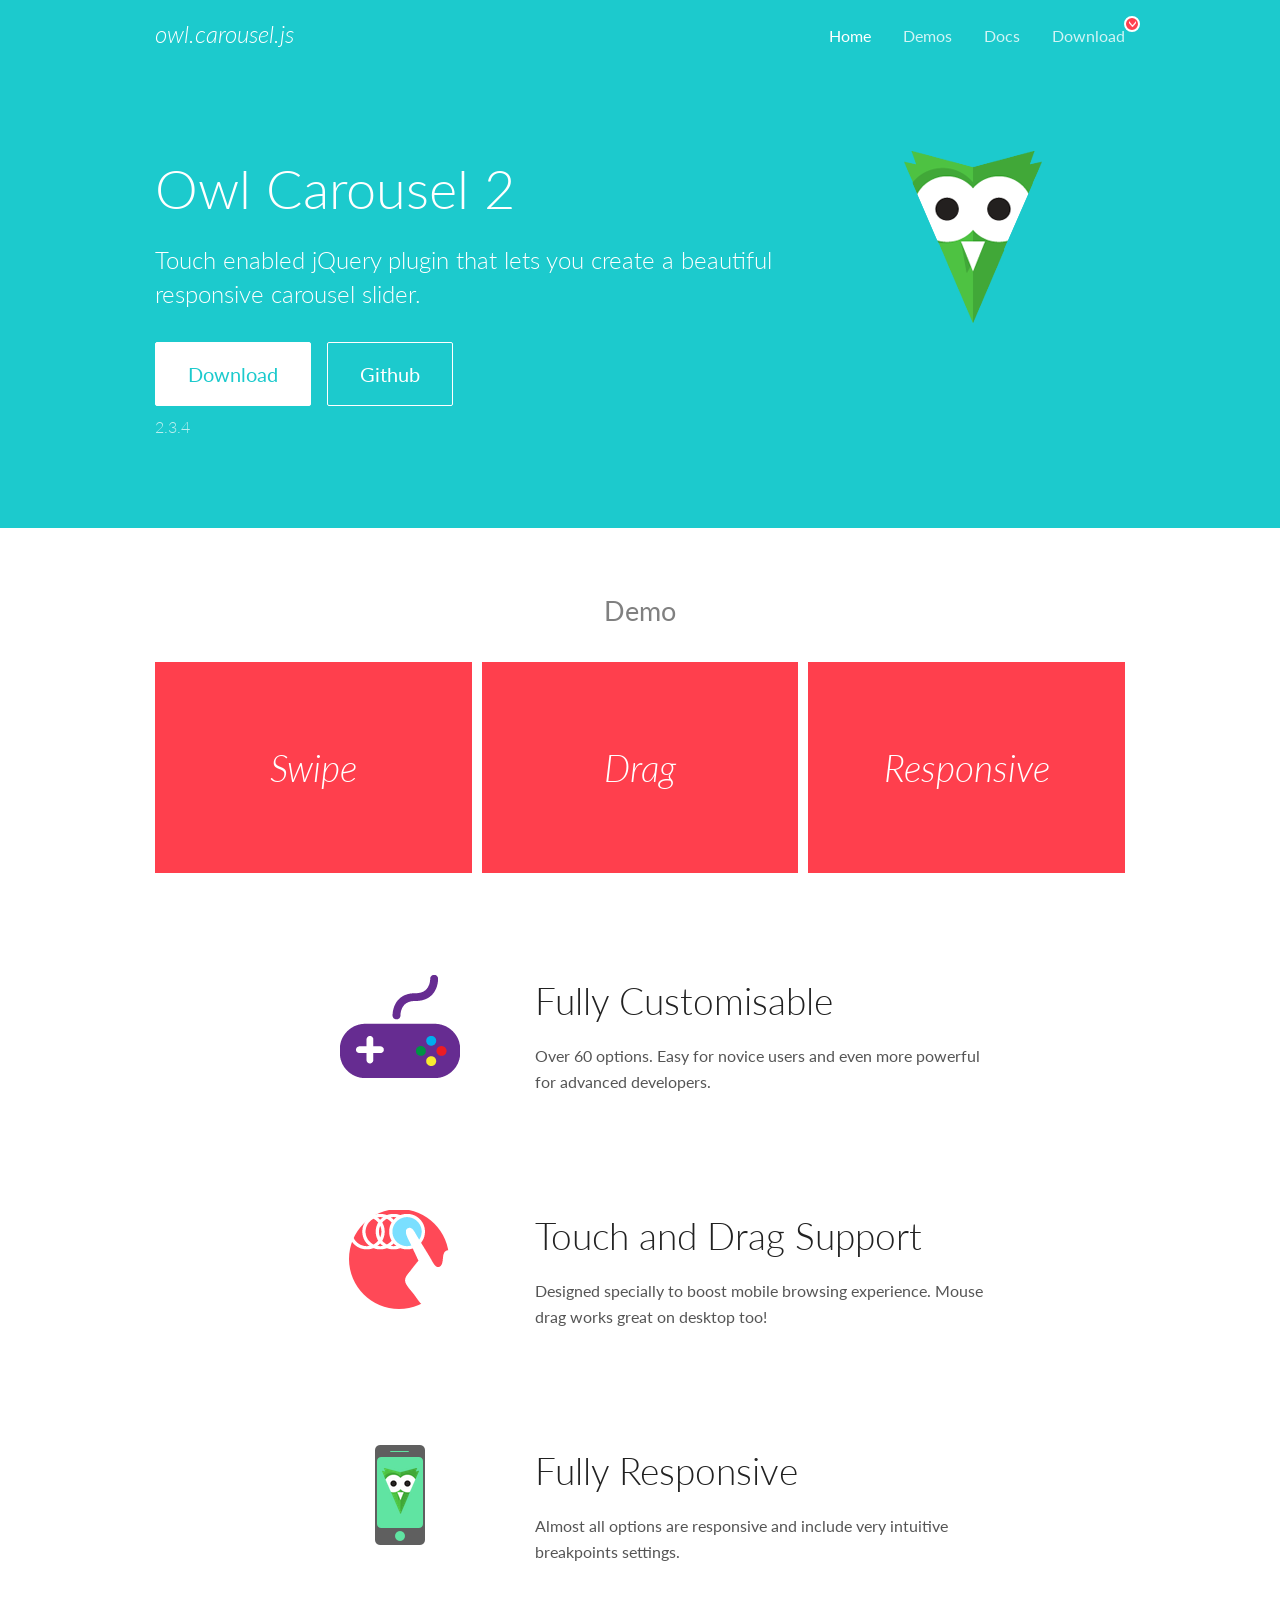
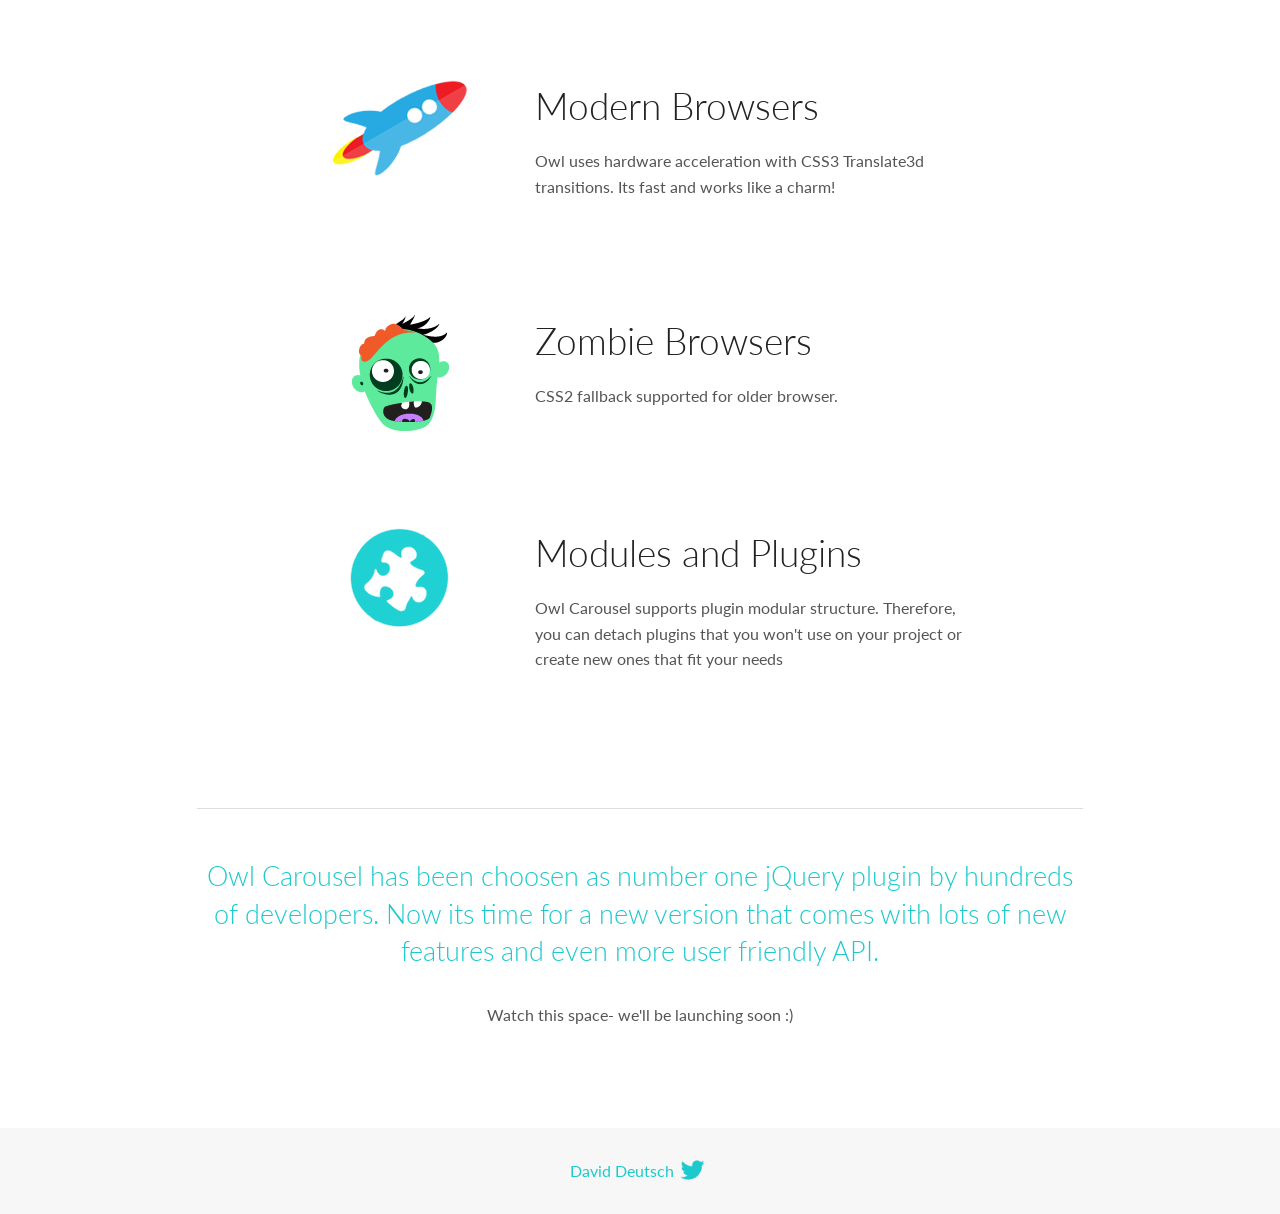
<file: owlcarousel/docs/index.html>
<!DOCTYPE html>
<html lang="en">
  <head>

    <!-- head -->
    <meta charset="utf-8">
    <meta name="msapplication-tap-highlight" content="no" />
    <meta name="viewport" content="width=device-width, initial-scale=1.0" />
    <meta name="description" content="Touch enabled jQuery plugin that lets you create beautiful responsive carousel slider.">
    <meta name="author" content="David Deutsch">
    <title>
      Home | Owl Carousel | 2.3.4
    </title>

    <!-- Stylesheets -->
    <link href='https://fonts.googleapis.com/css?family=Lato:300,400,700,400italic,300italic' rel='stylesheet' type='text/css'>
    <link rel="stylesheet" href="assets/css/docs.theme.min.css">

    <!-- Owl Stylesheets -->
    <link rel="stylesheet" href="assets/owlcarousel/assets/owl.carousel.min.css">
    <link rel="stylesheet" href="assets/owlcarousel/assets/owl.theme.default.min.css">

    <!-- HTML5 shim and Respond.js IE8 support of HTML5 elements and media queries -->

    <!--[if lt IE 9]>
      <script src="https://oss.maxcdn.com/libs/html5shiv/3.7.0/html5shiv.js"></script>
      <script src="https://oss.maxcdn.com/libs/respond.js/1.3.0/respond.min.js"></script>
    <![endif]-->

    <!-- Favicons -->
    <link rel="apple-touch-icon-precomposed" sizes="144x144" href="assets/ico/apple-touch-icon-144-precomposed.png">
    <link rel="shortcut icon" href="assets/ico/favicon.png">
    <link rel="shortcut icon" href="favicon.ico">

    <!-- Yeah i know js should not be in header. Its required for demos.-->

    <!-- javascript -->
    <script src="assets/vendors/jquery.min.js"></script>
    <script src="assets/owlcarousel/owl.carousel.js"></script>
  </head>
  <body>

    <!-- header -->
    <header class="header">
      <div class="row">
        <div class="large-12 columns">
          <div class="brand left">
            <h3>
              <a href="/OwlCarousel2/">owl.carousel.js</a> 
            </h3>
          </div>
          <a id="toggle-nav" class="right">
            <span></span> <span></span> <span></span> 
          </a> 
          <div class="nav-bar">
            <ul class="clearfix">
              <li class="active">
                <a href="/OwlCarousel2/index.html">Home</a> 
              </li>
              <li> <a href="/OwlCarousel2/demos/demos.html">Demos</a>  </li>
              <li> <a href="/OwlCarousel2/docs/started-welcome.html">Docs</a>  </li>
              <li>
                <a href="https://github.com/OwlCarousel2/OwlCarousel2/archive/2.3.4.zip">Download</a> 
                <span class="download"></span> 
              </li>
            </ul>
          </div>
        </div>
      </div>
    </header>

    <!-- home panel -->
    <section id="hero">
      <div class="row">
        <div class="large-8 medium-8 columns">
          <h1>Owl Carousel 2</h1>
          <h4>Touch enabled jQuery plugin that lets you create a beautiful responsive carousel slider.</h4>
          <a href="https://github.com/OwlCarousel2/OwlCarousel2/archive/2.3.4.zip" class="hero-button">Download</a> 
          <a href="https://github.com/OwlCarousel2/OwlCarousel2" class="hero-button outline">Github</a> 
          <p>2.3.4</p>
        </div>
        <div class="large-4 medium-4 columns">
          <img class="owl-logo" src="assets/img/owl-logo.png" alt="mr. Owl">
        </div>
      </div>
    </section>

    <!-- body -->
    <div class="home-demo">
      <div class="row">
        <div class="large-12 columns">
          <h3>Demo</h3>
          <div class="owl-carousel">
            <div class="item">
              <h2>Swipe</h2>
            </div>
            <div class="item">
              <h2>Drag</h2>
            </div>
            <div class="item">
              <h2>Responsive</h2>
            </div>
            <div class="item">
              <h2>CSS3</h2>
            </div>
            <div class="item">
              <h2>Fast</h2>
            </div>
            <div class="item">
              <h2>Easy</h2>
            </div>
            <div class="item">
              <h2>Free</h2>
            </div>
            <div class="item">
              <h2>Upgradable</h2>
            </div>
            <div class="item">
              <h2>Tons of options</h2>
            </div>
            <div class="item">
              <h2>Infinity</h2>
            </div>
            <div class="item">
              <h2>Auto Width</h2>
            </div>
          </div>
        </div>
      </div>
    </div>
    <script>
      var owl = $('.owl-carousel');
      owl.owlCarousel({
        margin: 10,
        loop: true,
        responsive: {
          0: {
            items: 1
          },
          600: {
            items: 2
          },
          1000: {
            items: 3
          }
        }
      })
    </script>

    <!-- features -->
    <div id="features">
      <div class="row">
        <div class="small-12 medium-9 small-centered columns">
          <section class="row feature">
            <div class="medium-4 small-12 columns">
              <img src="assets/img/feature-options.png" alt="">
            </div>
            <div class="medium-8 small-12 columns">
              <h2>Fully Customisable</h2>
              <p>Over 60 options. Easy for novice users and even more powerful for advanced developers.</p>
            </div>
          </section>
          <section class="row feature">
            <div class="medium-4 small-12 columns">
              <img src="assets/img/feature-drag.png" alt="">
            </div>
            <div class="medium-8 small-12 columns">
              <h2>Touch and Drag Support</h2>
              <p>Designed specially to boost mobile browsing experience. Mouse drag works great on desktop too!</p>
            </div>
          </section>
          <section class="row feature">
            <div class="medium-4 small-12 columns">
              <img src="assets/img/feature-responsive.png" alt="">
            </div>
            <div class="medium-8 small-12 columns">
              <h2>Fully Responsive</h2>
              <p>Almost all options are responsive and include very intuitive breakpoints settings.</p>
            </div>
          </section>
          <section class="row feature">
            <div class="medium-4 small-12 columns">
              <img src="assets/img/feature-modern.png" alt="">
            </div>
            <div class="medium-8 small-12 columns">
              <h2>Modern Browsers</h2>
              <p>Owl uses hardware acceleration with CSS3 Translate3d transitions. Its fast and works like a charm! </p>
            </div>
          </section>
          <section class="row feature">
            <div class="medium-4 small-12 columns">
              <img src="assets/img/feature-zombie.png" alt="">
            </div>
            <div class="medium-8 small-12 columns">
              <h2>Zombie Browsers</h2>
              <p>CSS2 fallback supported for older browser.</p>
            </div>
          </section>
          <section class="row feature">
            <div class="medium-4 small-12 columns">
              <img src="assets/img/feature-module.png" alt="">
            </div>
            <div class="medium-8 small-12 columns">
              <h2>Modules and Plugins</h2>
              <p>Owl Carousel supports plugin modular structure. Therefore, you can detach plugins that you won&#x27;t use on your project or create new ones that fit your needs</p>
            </div>
          </section>
        </div>
      </div>
    </div>

    <!-- footer -->
    <section id="teaser-text">
      <div class="row">
        <div class="small-12 medium-11 small-centered columns">
          <hr>
          <h3 id="owl-carousel-has-been-choosen-as-number-one-jquery-plugin-by-hundreds-of-developers-now-its-time-for-a-new-version-that-comes-with-lots-of-new-features-and-even-more-user-friendly-api-">Owl Carousel has been choosen as number one jQuery plugin by hundreds of developers. Now its time for a new version that comes with lots of new features and even more user friendly API.</h3>
          <p>Watch this space- we&#39;ll be launching soon :)</p>
        </div>
      </div>
    </section>

    <!-- footer -->
    <footer class="footer">
      <div class="row">
        <div class="large-12 columns">
          <h5>
            <a href="/OwlCarousel2/docs/support-contact.html">David Deutsch</a> 
            <a id="custom-tweet-button" href="https://twitter.com/share?url=https://github.com/OwlCarousel2/OwlCarousel2&text=Owl Carousel - This is so awesome! " target="_blank"></a> 
          </h5>
        </div>
      </div>
    </footer>

    <!-- vendors -->
    <script src="assets/vendors/highlight.js"></script>
    <script src="assets/js/app.js"></script>
  </body>
</html>
</file>
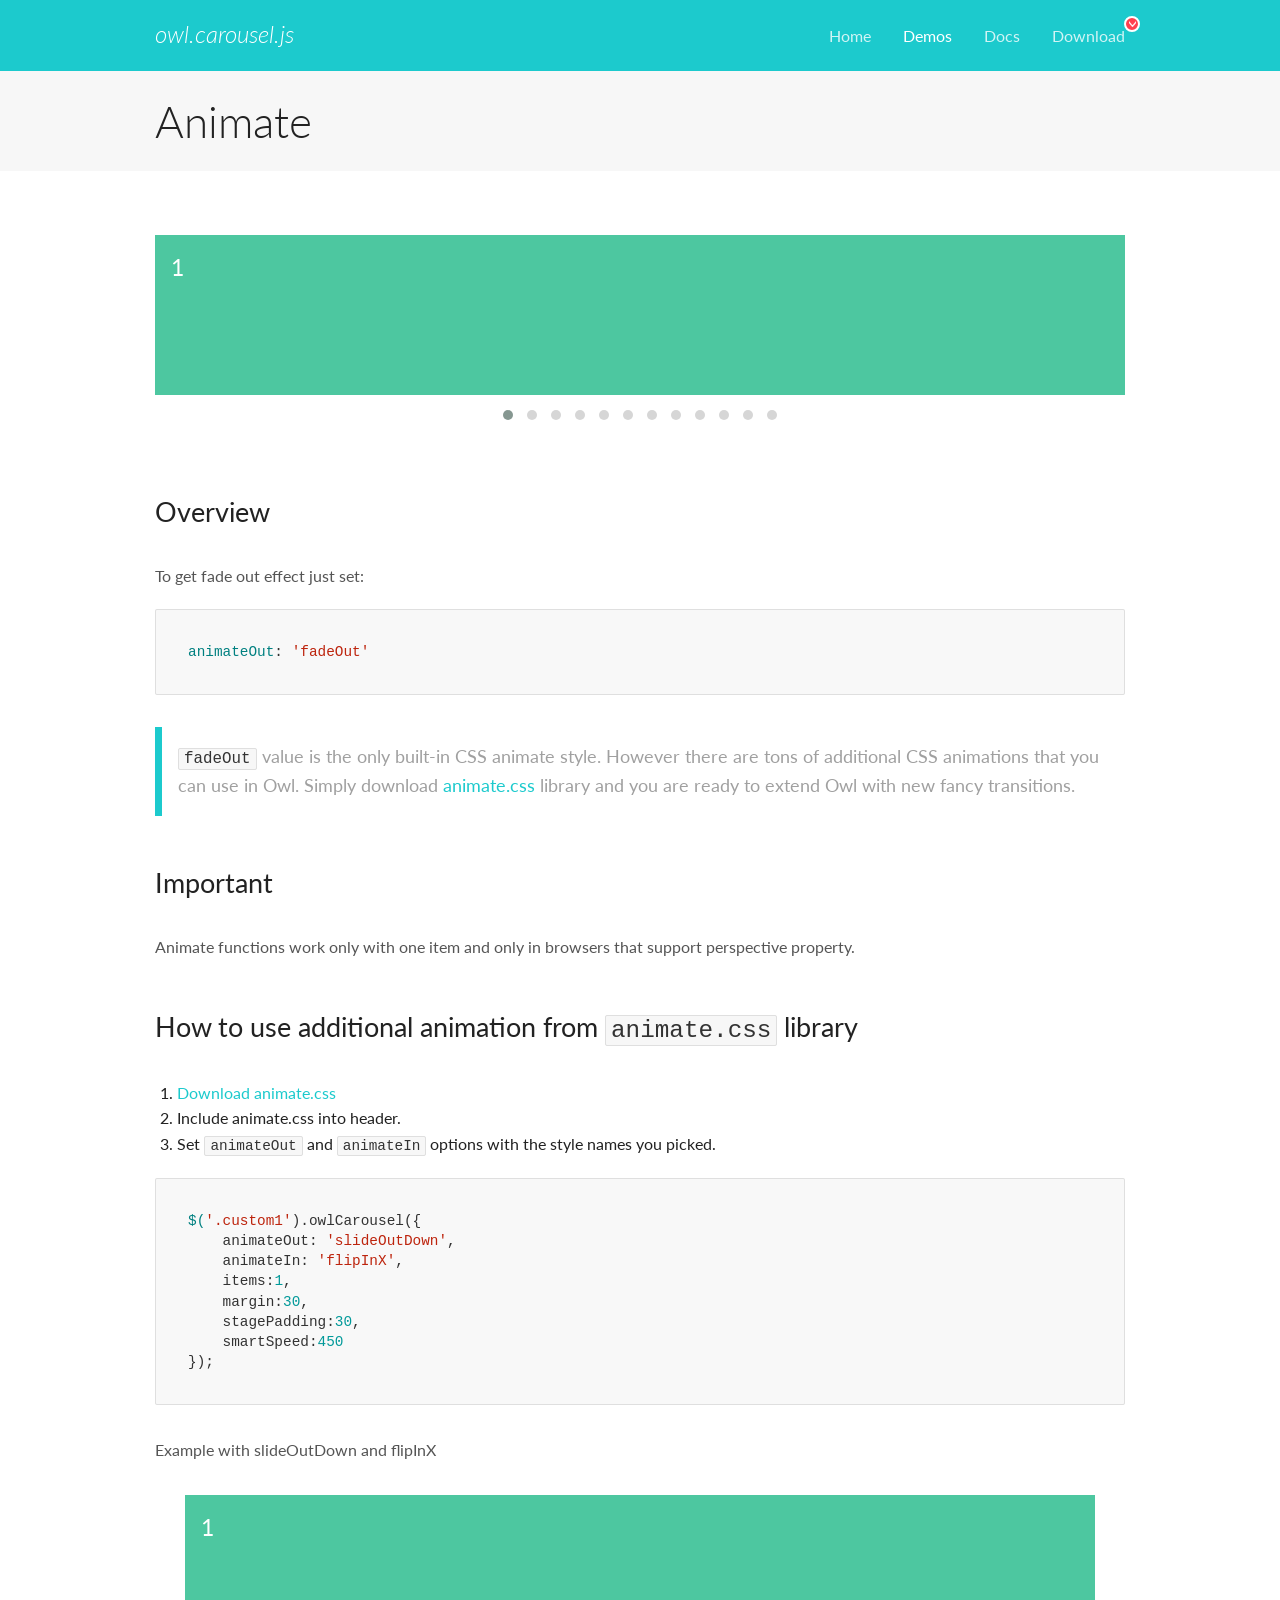
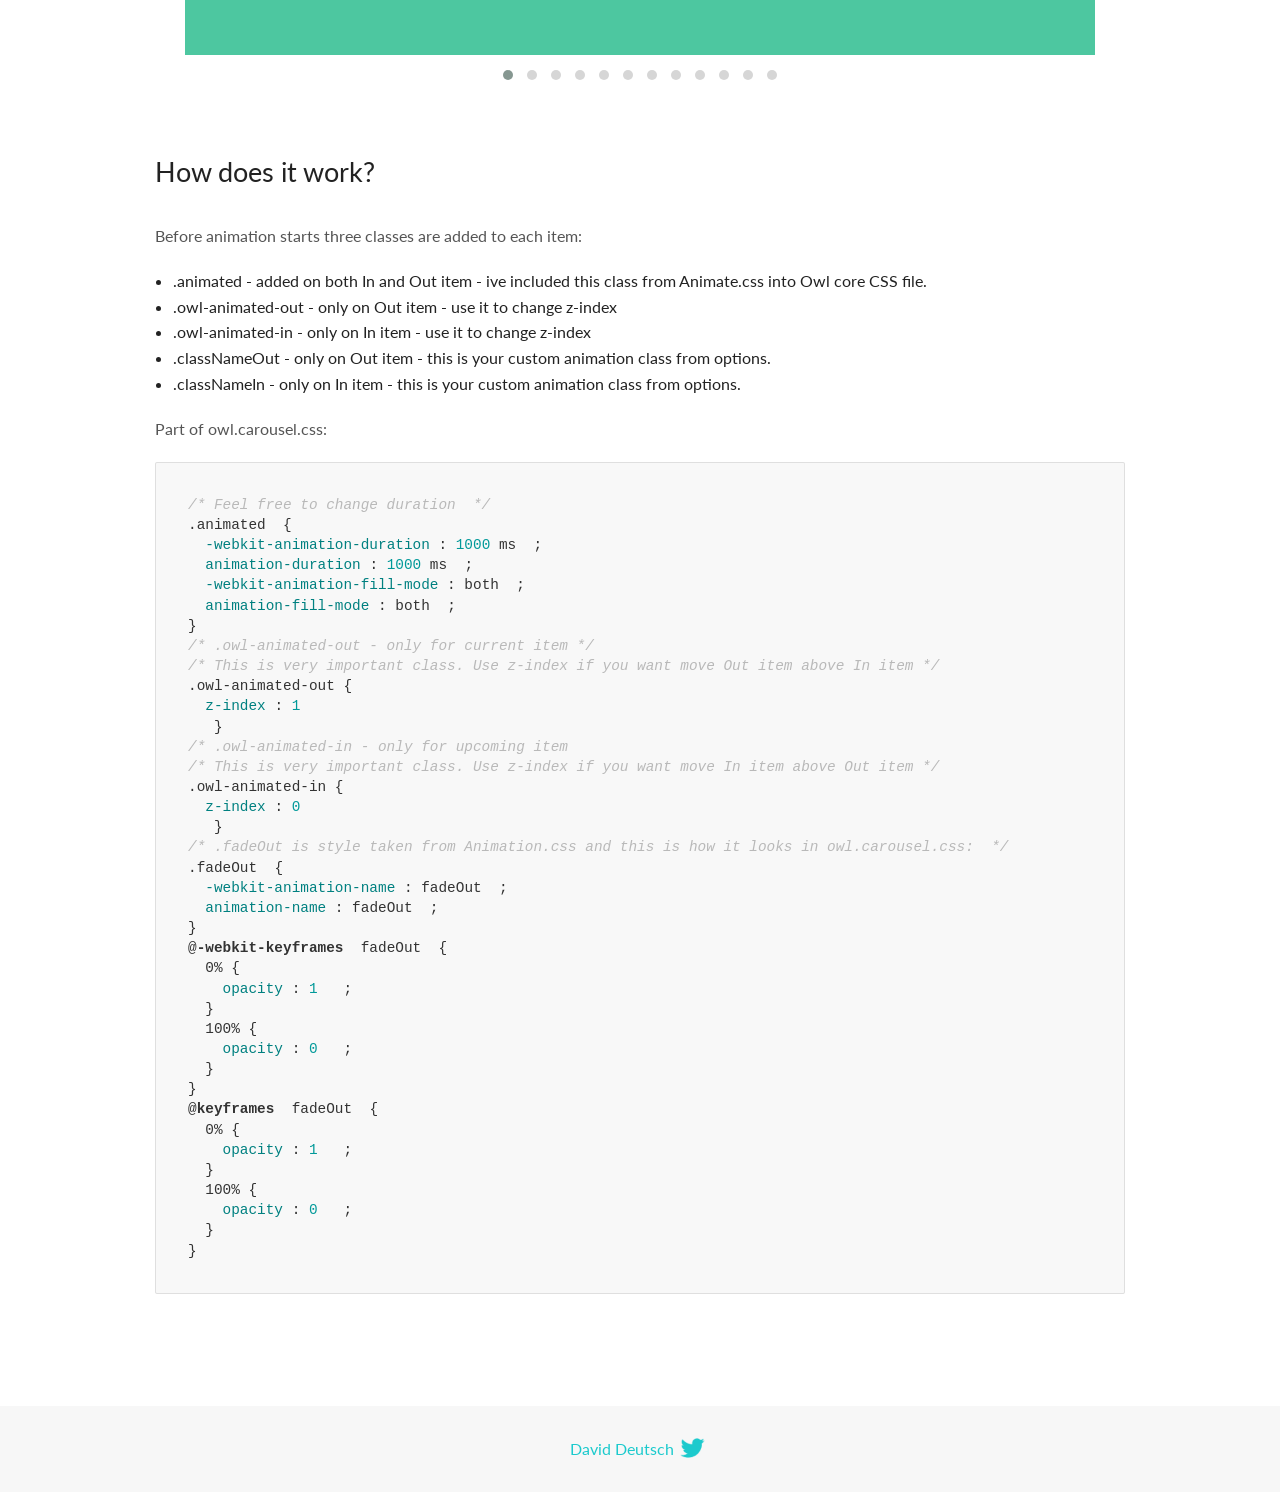
<file: owlcarousel/docs/demos/animate.html>
<!DOCTYPE html>
<html lang="en">
  <head>

    <!-- head -->
    <meta charset="utf-8">
    <meta name="msapplication-tap-highlight" content="no" />
    <meta name="viewport" content="width=device-width, initial-scale=1.0" />
    <meta name="description" content="Animate carousel">
    <meta name="author" content="David Deutsch">
    <title>
      Animate Demo | Owl Carousel | 2.3.4
    </title>

    <!-- Stylesheets -->
    <link href='https://fonts.googleapis.com/css?family=Lato:300,400,700,400italic,300italic' rel='stylesheet' type='text/css'>
    <link rel="stylesheet" href="../assets/css/docs.theme.min.css">

    <!-- Owl Stylesheets -->
    <link rel="stylesheet" href="../assets/owlcarousel/assets/owl.carousel.min.css">
    <link rel="stylesheet" href="../assets/owlcarousel/assets/owl.theme.default.min.css">

    <!-- HTML5 shim and Respond.js IE8 support of HTML5 elements and media queries -->

    <!--[if lt IE 9]>
      <script src="https://oss.maxcdn.com/libs/html5shiv/3.7.0/html5shiv.js"></script>
      <script src="https://oss.maxcdn.com/libs/respond.js/1.3.0/respond.min.js"></script>
    <![endif]-->

    <!-- Favicons -->
    <link rel="apple-touch-icon-precomposed" sizes="144x144" href="../assets/ico/apple-touch-icon-144-precomposed.png">
    <link rel="shortcut icon" href="../assets/ico/favicon.png">
    <link rel="shortcut icon" href="favicon.ico">

    <!-- Yeah i know js should not be in header. Its required for demos.-->

    <!-- javascript -->
    <script src="../assets/vendors/jquery.min.js"></script>
    <script src="../assets/owlcarousel/owl.carousel.js"></script>
  </head>
  <body>

    <!-- header -->
    <header class="header">
      <div class="row">
        <div class="large-12 columns">
          <div class="brand left">
            <h3>
              <a href="/OwlCarousel2/">owl.carousel.js</a> 
            </h3>
          </div>
          <a id="toggle-nav" class="right">
            <span></span> <span></span> <span></span> 
          </a> 
          <div class="nav-bar">
            <ul class="clearfix">
              <li> <a href="/OwlCarousel2/index.html">Home</a>  </li>
              <li class="active">
                <a href="/OwlCarousel2/demos/demos.html">Demos</a> 
              </li>
              <li> <a href="/OwlCarousel2/docs/started-welcome.html">Docs</a>  </li>
              <li>
                <a href="https://github.com/OwlCarousel2/OwlCarousel2/archive/2.3.4.zip">Download</a> 
                <span class="download"></span> 
              </li>
            </ul>
          </div>
        </div>
      </div>
    </header>

    <!-- title -->
    <section class="title">
      <div class="row">
        <div class="large-12 columns">
          <h1>Animate</h1>
        </div>
      </div>
    </section>

    <!--  Demos -->
    <section id="demos">
      <div class="row">
        <div class="large-12 columns">
          <div class="fadeOut owl-carousel owl-theme">
            <div class="item">
              <h4>1</h4>
            </div>
            <div class="item">
              <h4>2</h4>
            </div>
            <div class="item">
              <h4>3</h4>
            </div>
            <div class="item">
              <h4>4</h4>
            </div>
            <div class="item">
              <h4>5</h4>
            </div>
            <div class="item">
              <h4>6</h4>
            </div>
            <div class="item">
              <h4>7</h4>
            </div>
            <div class="item">
              <h4>8</h4>
            </div>
            <div class="item">
              <h4>9</h4>
            </div>
            <div class="item">
              <h4>10</h4>
            </div>
            <div class="item">
              <h4>11</h4>
            </div>
            <div class="item">
              <h4>12</h4>
            </div>
          </div>
          <h3 id="overview">Overview</h3>
          <p>To get fade out effect just set:</p>
          <pre><code>animateOut: &#39;fadeOut&#39;</code></pre>
          <blockquote>
            <p><code>fadeOut</code> value is the only built-in CSS animate style. However there are tons of additional CSS animations that you can use in Owl. Simply download
              <a href="https://daneden.github.io/animate.css/">animate.css</a>  library and you are ready to extend Owl with new fancy transitions.</p>
          </blockquote>
          <h3 id="important">Important</h3>
          <p>Animate functions work only with one item and only in browsers that support perspective property.</p>
          <h3 id="how-to-use-additional-animation-from-animate-css-library">How to use additional animation from <code>animate.css</code> library</h3>
          <ol>
            <li> <a href="https://daneden.github.io/animate.css/">Download animate.css</a>  </li>
            <li>Include animate.css into header.</li>
            <li>Set <code>animateOut</code> and <code>animateIn</code> options with the style names you picked.</li>
          </ol>
          <pre><code>$(&#39;.custom1&#39;).owlCarousel({
    animateOut: &#39;slideOutDown&#39;,
    animateIn: &#39;flipInX&#39;,
    items:1,
    margin:30,
    stagePadding:30,
    smartSpeed:450
});</code></pre>
          <p>Example with slideOutDown and flipInX</p>
          <div class="custom1 owl-carousel owl-theme">
            <div class="item">
              <h4>1</h4>
            </div>
            <div class="item">
              <h4>2</h4>
            </div>
            <div class="item">
              <h4>3</h4>
            </div>
            <div class="item">
              <h4>4</h4>
            </div>
            <div class="item">
              <h4>5</h4>
            </div>
            <div class="item">
              <h4>6</h4>
            </div>
            <div class="item">
              <h4>7</h4>
            </div>
            <div class="item">
              <h4>8</h4>
            </div>
            <div class="item">
              <h4>9</h4>
            </div>
            <div class="item">
              <h4>10</h4>
            </div>
            <div class="item">
              <h4>11</h4>
            </div>
            <div class="item">
              <h4>12</h4>
            </div>
          </div>
          <h3 id="how-does-it-work-">How does it work?</h3>
          <p>Before animation starts three classes are added to each item:</p>
          <ul>
            <li>.animated - added on both In and Out item - ive included this class from Animate.css into Owl core CSS file.</li>
            <li>.owl-animated-out - only on Out item - use it to change z-index</li>
            <li>.owl-animated-in - only on In item - use it to change z-index</li>
            <li>.classNameOut - only on Out item - this is your custom animation class from options.</li>
            <li>.classNameIn - only on In item - this is your custom animation class from options.</li>
          </ul>
          <p>Part of owl.carousel.css:</p>
          <pre><code class="language-css"><span class="comment">/* Feel free to change duration  */</span> 
<span class="class">.animated</span>  <span class="rules">{
  <span class="rule"><span class="attribute">-webkit-animation-duration</span> :<span class="value"> <span class="number">1000</span> ms</span> </span> ;
  <span class="rule"><span class="attribute">animation-duration</span> :<span class="value"> <span class="number">1000</span> ms</span> </span> ;
  <span class="rule"><span class="attribute">-webkit-animation-fill-mode</span> :<span class="value"> both</span> </span> ;
  <span class="rule"><span class="attribute">animation-fill-mode</span> :<span class="value"> both</span> </span> ;
<span class="rule">}</span> </span> 
<span class="comment">/* .owl-animated-out - only for current item */</span> 
<span class="comment">/* This is very important class. Use z-index if you want move Out item above In item */</span> 
<span class="class">.owl-animated-out</span> <span class="rules">{
  <span class="rule"><span class="attribute">z-index</span> :<span class="value"> <span class="number">1</span> 
</span> </span> </span> }
<span class="comment">/* .owl-animated-in - only for upcoming item
/* This is very important class. Use z-index if you want move In item above Out item */</span> 
<span class="class">.owl-animated-in</span> <span class="rules">{
  <span class="rule"><span class="attribute">z-index</span> :<span class="value"> <span class="number">0</span> 
</span> </span> </span> }
<span class="comment">/* .fadeOut is style taken from Animation.css and this is how it looks in owl.carousel.css:  */</span> 
<span class="class">.fadeOut</span>  <span class="rules">{
  <span class="rule"><span class="attribute">-webkit-animation-name</span> :<span class="value"> fadeOut</span> </span> ;
  <span class="rule"><span class="attribute">animation-name</span> :<span class="value"> fadeOut</span> </span> ;
<span class="rule">}</span> </span> 
<span class="at_rule">@<span class="keyword">-webkit-keyframes</span>  fadeOut </span> {
  0% <span class="rules">{
    <span class="rule"><span class="attribute">opacity</span> :<span class="value"> <span class="number">1</span> </span> </span> ;
  <span class="rule">}</span> </span> 
  100% <span class="rules">{
    <span class="rule"><span class="attribute">opacity</span> :<span class="value"> <span class="number">0</span> </span> </span> ;
  <span class="rule">}</span> </span> 
}
<span class="at_rule">@<span class="keyword">keyframes</span>  fadeOut </span> {
  0% <span class="rules">{
    <span class="rule"><span class="attribute">opacity</span> :<span class="value"> <span class="number">1</span> </span> </span> ;
  <span class="rule">}</span> </span> 
  100% <span class="rules">{
    <span class="rule"><span class="attribute">opacity</span> :<span class="value"> <span class="number">0</span> </span> </span> ;
  <span class="rule">}</span> </span> 
}</code></pre>
          <link rel="stylesheet" href="../assets/css/animate.css">
          <script>
            jQuery(document).ready(function($) {
              $('.fadeOut').owlCarousel({
                items: 1,
                animateOut: 'fadeOut',
                loop: true,
                margin: 10,
              });
              $('.custom1').owlCarousel({
                animateOut: 'slideOutDown',
                animateIn: 'flipInX',
                items: 1,
                margin: 30,
                stagePadding: 30,
                smartSpeed: 450
              });
            });
          </script>
        </div>
      </div>
    </section>

    <!-- footer -->
    <footer class="footer">
      <div class="row">
        <div class="large-12 columns">
          <h5>
            <a href="/OwlCarousel2/docs/support-contact.html">David Deutsch</a> 
            <a id="custom-tweet-button" href="https://twitter.com/share?url=https://github.com/OwlCarousel2/OwlCarousel2&text=Owl Carousel - This is so awesome! " target="_blank"></a> 
          </h5>
        </div>
      </div>
    </footer>

    <!-- vendors -->
    <script src="../assets/vendors/highlight.js"></script>
    <script src="../assets/js/app.js"></script>
  </body>
</html>
</file>
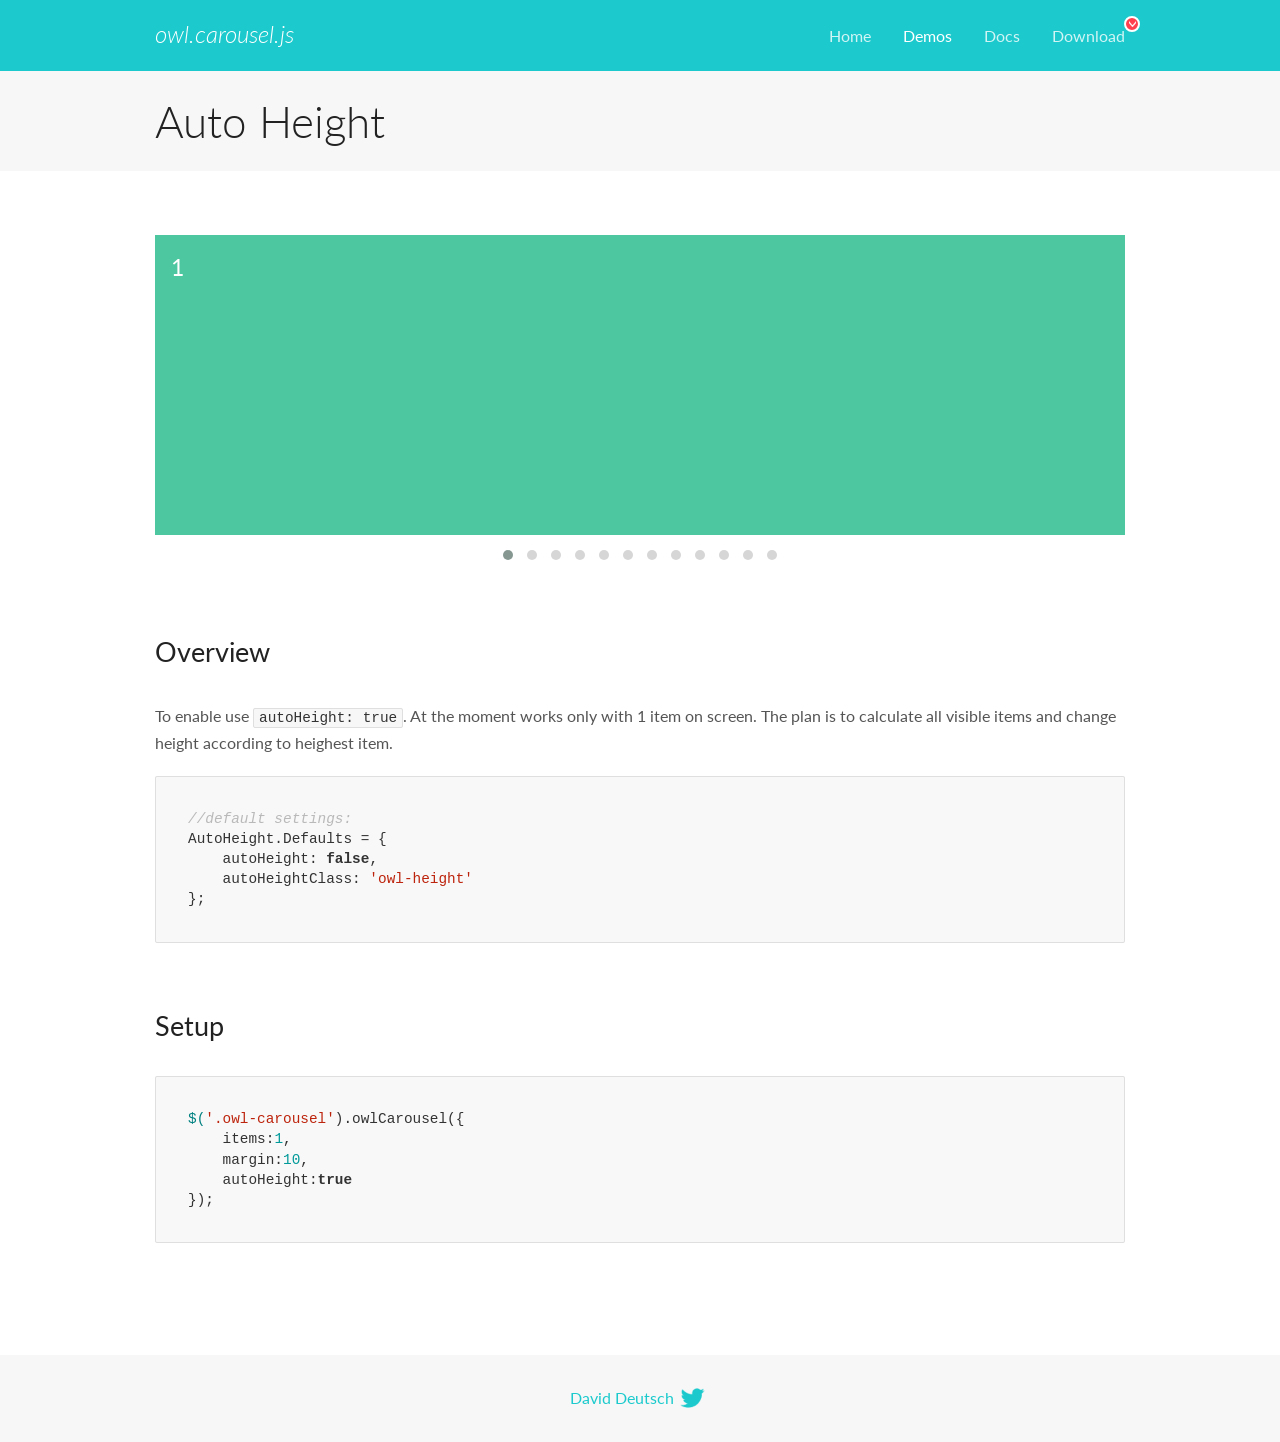
<file: owlcarousel/docs/demos/autoheight.html>
<!DOCTYPE html>
<html lang="en">
  <head>

    <!-- head -->
    <meta charset="utf-8">
    <meta name="msapplication-tap-highlight" content="no" />
    <meta name="viewport" content="width=device-width, initial-scale=1.0" />
    <meta name="description" content="autoHeight usage demo">
    <meta name="author" content="David Deutsch">
    <title>
      Auto Height Demo | Owl Carousel | 2.3.4
    </title>

    <!-- Stylesheets -->
    <link href='https://fonts.googleapis.com/css?family=Lato:300,400,700,400italic,300italic' rel='stylesheet' type='text/css'>
    <link rel="stylesheet" href="../assets/css/docs.theme.min.css">

    <!-- Owl Stylesheets -->
    <link rel="stylesheet" href="../assets/owlcarousel/assets/owl.carousel.min.css">
    <link rel="stylesheet" href="../assets/owlcarousel/assets/owl.theme.default.min.css">

    <!-- HTML5 shim and Respond.js IE8 support of HTML5 elements and media queries -->

    <!--[if lt IE 9]>
      <script src="https://oss.maxcdn.com/libs/html5shiv/3.7.0/html5shiv.js"></script>
      <script src="https://oss.maxcdn.com/libs/respond.js/1.3.0/respond.min.js"></script>
    <![endif]-->

    <!-- Favicons -->
    <link rel="apple-touch-icon-precomposed" sizes="144x144" href="../assets/ico/apple-touch-icon-144-precomposed.png">
    <link rel="shortcut icon" href="../assets/ico/favicon.png">
    <link rel="shortcut icon" href="favicon.ico">

    <!-- Yeah i know js should not be in header. Its required for demos.-->

    <!-- javascript -->
    <script src="../assets/vendors/jquery.min.js"></script>
    <script src="../assets/owlcarousel/owl.carousel.js"></script>
  </head>
  <body>

    <!-- header -->
    <header class="header">
      <div class="row">
        <div class="large-12 columns">
          <div class="brand left">
            <h3>
              <a href="/OwlCarousel2/">owl.carousel.js</a> 
            </h3>
          </div>
          <a id="toggle-nav" class="right">
            <span></span> <span></span> <span></span> 
          </a> 
          <div class="nav-bar">
            <ul class="clearfix">
              <li> <a href="/OwlCarousel2/index.html">Home</a>  </li>
              <li class="active">
                <a href="/OwlCarousel2/demos/demos.html">Demos</a> 
              </li>
              <li> <a href="/OwlCarousel2/docs/started-welcome.html">Docs</a>  </li>
              <li>
                <a href="https://github.com/OwlCarousel2/OwlCarousel2/archive/2.3.4.zip">Download</a> 
                <span class="download"></span> 
              </li>
            </ul>
          </div>
        </div>
      </div>
    </header>

    <!-- title -->
    <section class="title">
      <div class="row">
        <div class="large-12 columns">
          <h1>Auto Height</h1>
        </div>
      </div>
    </section>

    <!--  Demos -->
    <section id="demos">
      <div class="row">
        <div class="large-12 columns">
          <div class="owl-carousel owl-theme">
            <div class="item" style="height:300px">
              <h4>1</h4>
            </div>
            <div class="item" style="height:100px">
              <h4>2</h4>
            </div>
            <div class="item" style="height:500px">
              <h4>3</h4>
            </div>
            <div class="item" style="height:250px">
              <h4>4</h4>
            </div>
            <div class="item" style="height:400px">
              <h4>5</h4>
            </div>
            <div class="item" style="height:500px">
              <h4>6</h4>
            </div>
            <div class="item" style="height:600px">
              <h4>7</h4>
            </div>
            <div class="item" style="height:400px">
              <h4>8</h4>
            </div>
            <div class="item" style="height:300px">
              <h4>9</h4>
            </div>
            <div class="item" style="height:350px">
              <h4>10</h4>
            </div>
            <div class="item" style="height:200px">
              <h4>11</h4>
            </div>
            <div class="item" style="height:150px">
              <h4>12</h4>
            </div>
          </div>
          <h3 id="overview">Overview</h3>
          <p>To enable use <code>autoHeight: true</code>. At the moment works only with 1 item on screen. The plan is to calculate all visible items and change height according to heighest item.</p>
          <pre><code>//default settings:
AutoHeight.Defaults = {
    autoHeight: false,
    autoHeightClass: &#39;owl-height&#39;
};</code></pre>
          <h3 id="setup">Setup</h3>
          <pre><code>$(&#39;.owl-carousel&#39;).owlCarousel({
    items:1,
    margin:10,
    autoHeight:true
});</code></pre>
          <script>
            $(document).ready(function() {
              $('.owl-carousel').owlCarousel({
                items: 1,
                margin: 10,
                autoHeight: true
              });
            })
          </script>
        </div>
      </div>
    </section>

    <!-- footer -->
    <footer class="footer">
      <div class="row">
        <div class="large-12 columns">
          <h5>
            <a href="/OwlCarousel2/docs/support-contact.html">David Deutsch</a> 
            <a id="custom-tweet-button" href="https://twitter.com/share?url=https://github.com/OwlCarousel2/OwlCarousel2&text=Owl Carousel - This is so awesome! " target="_blank"></a> 
          </h5>
        </div>
      </div>
    </footer>

    <!-- vendors -->
    <script src="../assets/vendors/highlight.js"></script>
    <script src="../assets/js/app.js"></script>
  </body>
</html>
</file>
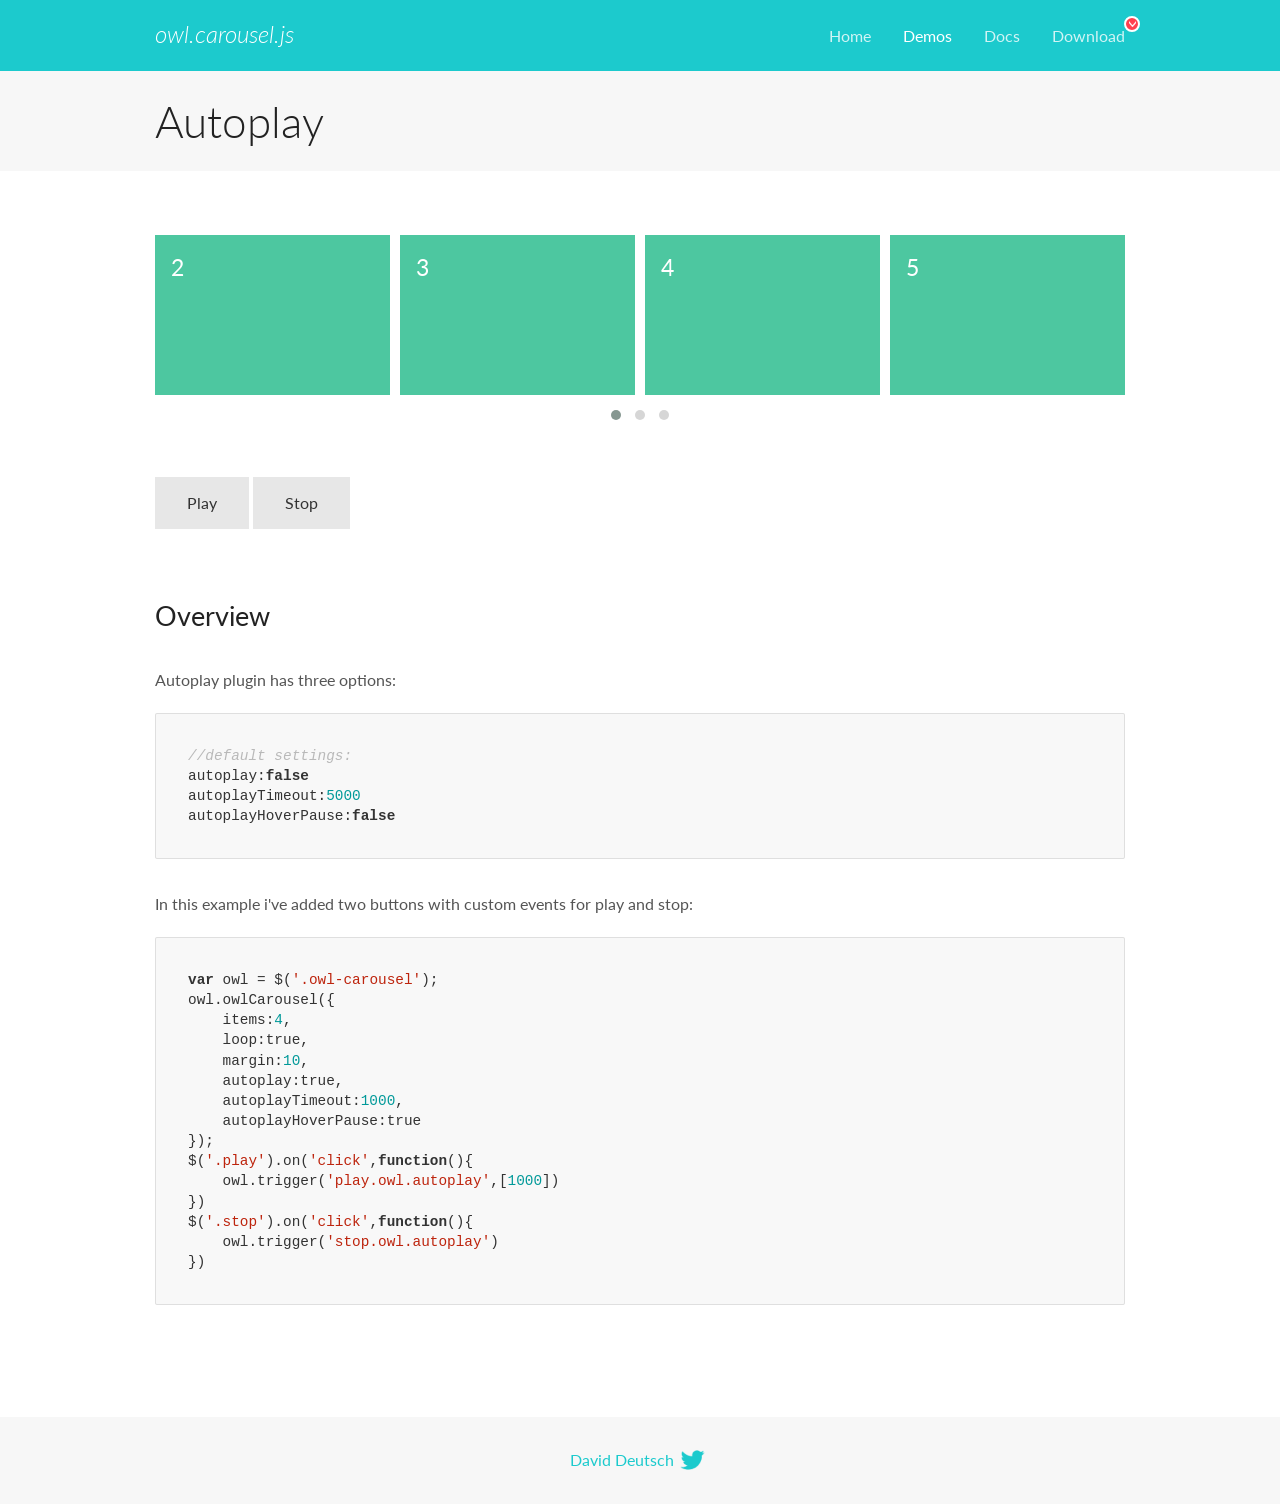
<file: owlcarousel/docs/demos/autoplay.html>
<!DOCTYPE html>
<html lang="en">
  <head>

    <!-- head -->
    <meta charset="utf-8">
    <meta name="msapplication-tap-highlight" content="no" />
    <meta name="viewport" content="width=device-width, initial-scale=1.0" />
    <meta name="description" content="Autoplay usage demo">
    <meta name="author" content="David Deutsch">
    <title>
      Autoplay Demo | Owl Carousel | 2.3.4
    </title>

    <!-- Stylesheets -->
    <link href='https://fonts.googleapis.com/css?family=Lato:300,400,700,400italic,300italic' rel='stylesheet' type='text/css'>
    <link rel="stylesheet" href="../assets/css/docs.theme.min.css">

    <!-- Owl Stylesheets -->
    <link rel="stylesheet" href="../assets/owlcarousel/assets/owl.carousel.min.css">
    <link rel="stylesheet" href="../assets/owlcarousel/assets/owl.theme.default.min.css">

    <!-- HTML5 shim and Respond.js IE8 support of HTML5 elements and media queries -->

    <!--[if lt IE 9]>
      <script src="https://oss.maxcdn.com/libs/html5shiv/3.7.0/html5shiv.js"></script>
      <script src="https://oss.maxcdn.com/libs/respond.js/1.3.0/respond.min.js"></script>
    <![endif]-->

    <!-- Favicons -->
    <link rel="apple-touch-icon-precomposed" sizes="144x144" href="../assets/ico/apple-touch-icon-144-precomposed.png">
    <link rel="shortcut icon" href="../assets/ico/favicon.png">
    <link rel="shortcut icon" href="favicon.ico">

    <!-- Yeah i know js should not be in header. Its required for demos.-->

    <!-- javascript -->
    <script src="../assets/vendors/jquery.min.js"></script>
    <script src="../assets/owlcarousel/owl.carousel.js"></script>
  </head>
  <body>

    <!-- header -->
    <header class="header">
      <div class="row">
        <div class="large-12 columns">
          <div class="brand left">
            <h3>
              <a href="/OwlCarousel2/">owl.carousel.js</a> 
            </h3>
          </div>
          <a id="toggle-nav" class="right">
            <span></span> <span></span> <span></span> 
          </a> 
          <div class="nav-bar">
            <ul class="clearfix">
              <li> <a href="/OwlCarousel2/index.html">Home</a>  </li>
              <li class="active">
                <a href="/OwlCarousel2/demos/demos.html">Demos</a> 
              </li>
              <li> <a href="/OwlCarousel2/docs/started-welcome.html">Docs</a>  </li>
              <li>
                <a href="https://github.com/OwlCarousel2/OwlCarousel2/archive/2.3.4.zip">Download</a> 
                <span class="download"></span> 
              </li>
            </ul>
          </div>
        </div>
      </div>
    </header>

    <!-- title -->
    <section class="title">
      <div class="row">
        <div class="large-12 columns">
          <h1>Autoplay</h1>
        </div>
      </div>
    </section>

    <!--  Demos -->
    <section id="demos">
      <div class="row">
        <div class="large-12 columns">
          <div class="owl-carousel owl-theme">
            <div class="item">
              <h4>1</h4>
            </div>
            <div class="item">
              <h4>2</h4>
            </div>
            <div class="item">
              <h4>3</h4>
            </div>
            <div class="item">
              <h4>4</h4>
            </div>
            <div class="item">
              <h4>5</h4>
            </div>
            <div class="item">
              <h4>6</h4>
            </div>
            <div class="item">
              <h4>7</h4>
            </div>
            <div class="item">
              <h4>8</h4>
            </div>
            <div class="item">
              <h4>9</h4>
            </div>
            <div class="item">
              <h4>10</h4>
            </div>
            <div class="item">
              <h4>11</h4>
            </div>
            <div class="item">
              <h4>12</h4>
            </div>
          </div>
          <a class="button secondary play">Play</a> 
          <a class="button secondary stop">Stop</a> 
          <h3 id="overview">Overview</h3>
          <p>Autoplay plugin has three options:</p>
          <pre><code>//default settings:
autoplay:false
autoplayTimeout:5000
autoplayHoverPause:false</code></pre>
          <p>In this example i&#39;ve added two buttons with custom events for play and stop:</p>
          <pre><code>var owl = $(&#39;.owl-carousel&#39;);
owl.owlCarousel({
    items:4,
    loop:true,
    margin:10,
    autoplay:true,
    autoplayTimeout:1000,
    autoplayHoverPause:true
});
$(&#39;.play&#39;).on(&#39;click&#39;,function(){
    owl.trigger(&#39;play.owl.autoplay&#39;,[1000])
})
$(&#39;.stop&#39;).on(&#39;click&#39;,function(){
    owl.trigger(&#39;stop.owl.autoplay&#39;)
})</code></pre>
          <script>
            $(document).ready(function() {
              var owl = $('.owl-carousel');
              owl.owlCarousel({
                items: 4,
                loop: true,
                margin: 10,
                autoplay: true,
                autoplayTimeout: 1000,
                autoplayHoverPause: true
              });
              $('.play').on('click', function() {
                owl.trigger('play.owl.autoplay', [1000])
              })
              $('.stop').on('click', function() {
                owl.trigger('stop.owl.autoplay')
              })
            })
          </script>
        </div>
      </div>
    </section>

    <!-- footer -->
    <footer class="footer">
      <div class="row">
        <div class="large-12 columns">
          <h5>
            <a href="/OwlCarousel2/docs/support-contact.html">David Deutsch</a> 
            <a id="custom-tweet-button" href="https://twitter.com/share?url=https://github.com/OwlCarousel2/OwlCarousel2&text=Owl Carousel - This is so awesome! " target="_blank"></a> 
          </h5>
        </div>
      </div>
    </footer>

    <!-- vendors -->
    <script src="../assets/vendors/highlight.js"></script>
    <script src="../assets/js/app.js"></script>
  </body>
</html>
</file>
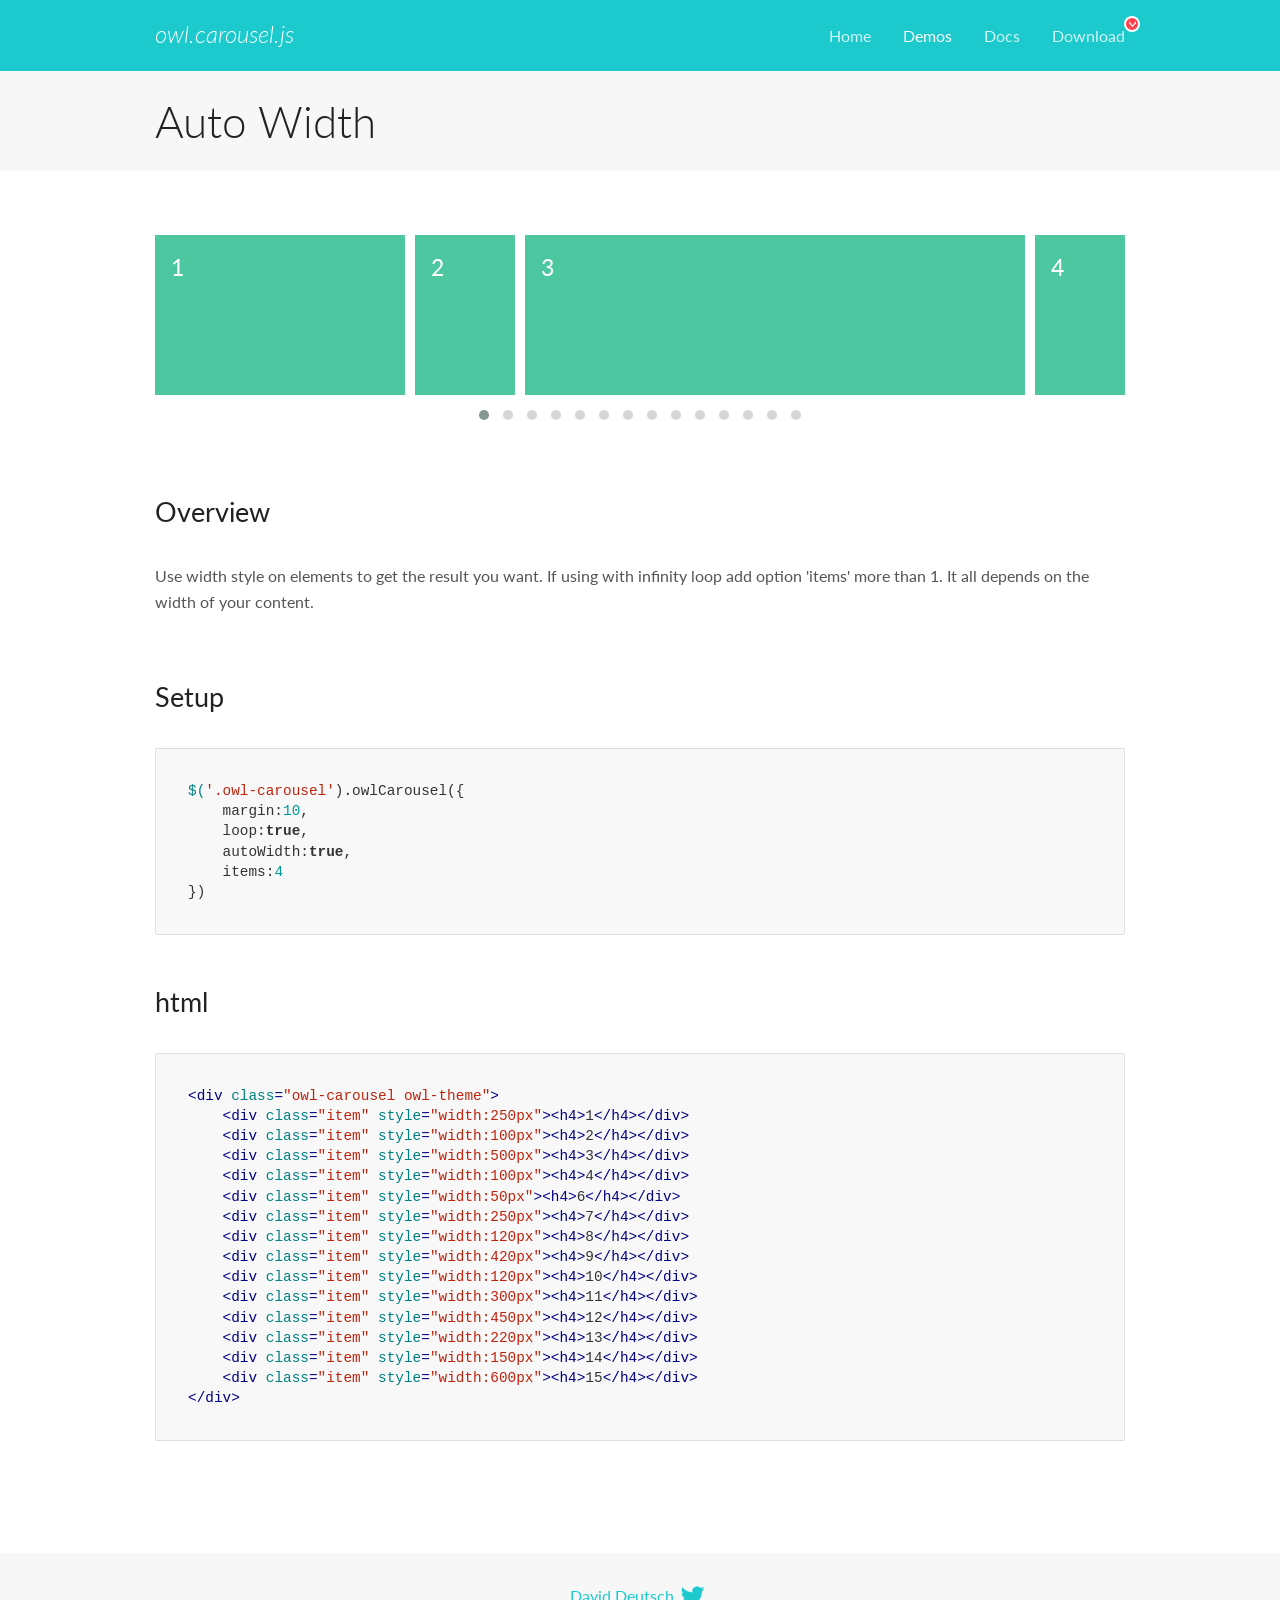
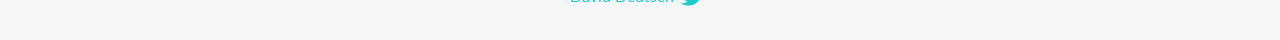
<file: owlcarousel/docs/demos/autowidth.html>
<!DOCTYPE html>
<html lang="en">
  <head>

    <!-- head -->
    <meta charset="utf-8">
    <meta name="msapplication-tap-highlight" content="no" />
    <meta name="viewport" content="width=device-width, initial-scale=1.0" />
    <meta name="description" content="Auto Width">
    <meta name="author" content="David Deutsch">
    <title>
      Auto Width Demo | Owl Carousel | 2.3.4
    </title>

    <!-- Stylesheets -->
    <link href='https://fonts.googleapis.com/css?family=Lato:300,400,700,400italic,300italic' rel='stylesheet' type='text/css'>
    <link rel="stylesheet" href="../assets/css/docs.theme.min.css">

    <!-- Owl Stylesheets -->
    <link rel="stylesheet" href="../assets/owlcarousel/assets/owl.carousel.min.css">
    <link rel="stylesheet" href="../assets/owlcarousel/assets/owl.theme.default.min.css">

    <!-- HTML5 shim and Respond.js IE8 support of HTML5 elements and media queries -->

    <!--[if lt IE 9]>
      <script src="https://oss.maxcdn.com/libs/html5shiv/3.7.0/html5shiv.js"></script>
      <script src="https://oss.maxcdn.com/libs/respond.js/1.3.0/respond.min.js"></script>
    <![endif]-->

    <!-- Favicons -->
    <link rel="apple-touch-icon-precomposed" sizes="144x144" href="../assets/ico/apple-touch-icon-144-precomposed.png">
    <link rel="shortcut icon" href="../assets/ico/favicon.png">
    <link rel="shortcut icon" href="favicon.ico">

    <!-- Yeah i know js should not be in header. Its required for demos.-->

    <!-- javascript -->
    <script src="../assets/vendors/jquery.min.js"></script>
    <script src="../assets/owlcarousel/owl.carousel.js"></script>
  </head>
  <body>

    <!-- header -->
    <header class="header">
      <div class="row">
        <div class="large-12 columns">
          <div class="brand left">
            <h3>
              <a href="/OwlCarousel2/">owl.carousel.js</a> 
            </h3>
          </div>
          <a id="toggle-nav" class="right">
            <span></span> <span></span> <span></span> 
          </a> 
          <div class="nav-bar">
            <ul class="clearfix">
              <li> <a href="/OwlCarousel2/index.html">Home</a>  </li>
              <li class="active">
                <a href="/OwlCarousel2/demos/demos.html">Demos</a> 
              </li>
              <li> <a href="/OwlCarousel2/docs/started-welcome.html">Docs</a>  </li>
              <li>
                <a href="https://github.com/OwlCarousel2/OwlCarousel2/archive/2.3.4.zip">Download</a> 
                <span class="download"></span> 
              </li>
            </ul>
          </div>
        </div>
      </div>
    </header>

    <!-- title -->
    <section class="title">
      <div class="row">
        <div class="large-12 columns">
          <h1>Auto Width</h1>
        </div>
      </div>
    </section>

    <!--  Demos -->
    <section id="demos">
      <div class="row">
        <div class="large-12 columns">
          <div class="owl-carousel owl-theme">
            <div class="item" style="width:250px">
              <h4>1</h4>
            </div>
            <div class="item" style="width:100px">
              <h4>2</h4>
            </div>
            <div class="item" style="width:500px">
              <h4>3</h4>
            </div>
            <div class="item" style="width:100px">
              <h4>4</h4>
            </div>
            <div class="item" style="width:50px">
              <h4>6</h4>
            </div>
            <div class="item" style="width:250px">
              <h4>7</h4>
            </div>
            <div class="item" style="width:120px">
              <h4>8</h4>
            </div>
            <div class="item" style="width:420px">
              <h4>9</h4>
            </div>
            <div class="item" style="width:120px">
              <h4>10</h4>
            </div>
            <div class="item" style="width:300px">
              <h4>11</h4>
            </div>
            <div class="item" style="width:450px">
              <h4>12</h4>
            </div>
            <div class="item" style="width:220px">
              <h4>13</h4>
            </div>
            <div class="item" style="width:150px">
              <h4>14</h4>
            </div>
            <div class="item" style="width:600px">
              <h4>15</h4>
            </div>
          </div>
          <h3 id="overview">Overview</h3>
          <p>Use width style on elements to get the result you want. If using with infinity loop add option &#39;items&#39; more than 1. It all depends on the width of your content.</p>
          <h3 id="setup">Setup</h3>
          <pre><code>$(&#39;.owl-carousel&#39;).owlCarousel({
    margin:10,
    loop:true,
    autoWidth:true,
    items:4
})</code></pre>
          <h3 id="html">html</h3>
          <pre><code>&lt;div class=&quot;owl-carousel owl-theme&quot;&gt;
    &lt;div class=&quot;item&quot; style=&quot;width:250px&quot;&gt;&lt;h4&gt;1&lt;/h4&gt;&lt;/div&gt;
    &lt;div class=&quot;item&quot; style=&quot;width:100px&quot;&gt;&lt;h4&gt;2&lt;/h4&gt;&lt;/div&gt;
    &lt;div class=&quot;item&quot; style=&quot;width:500px&quot;&gt;&lt;h4&gt;3&lt;/h4&gt;&lt;/div&gt;
    &lt;div class=&quot;item&quot; style=&quot;width:100px&quot;&gt;&lt;h4&gt;4&lt;/h4&gt;&lt;/div&gt;
    &lt;div class=&quot;item&quot; style=&quot;width:50px&quot;&gt;&lt;h4&gt;6&lt;/h4&gt;&lt;/div&gt;
    &lt;div class=&quot;item&quot; style=&quot;width:250px&quot;&gt;&lt;h4&gt;7&lt;/h4&gt;&lt;/div&gt;
    &lt;div class=&quot;item&quot; style=&quot;width:120px&quot;&gt;&lt;h4&gt;8&lt;/h4&gt;&lt;/div&gt;
    &lt;div class=&quot;item&quot; style=&quot;width:420px&quot;&gt;&lt;h4&gt;9&lt;/h4&gt;&lt;/div&gt;
    &lt;div class=&quot;item&quot; style=&quot;width:120px&quot;&gt;&lt;h4&gt;10&lt;/h4&gt;&lt;/div&gt;
    &lt;div class=&quot;item&quot; style=&quot;width:300px&quot;&gt;&lt;h4&gt;11&lt;/h4&gt;&lt;/div&gt;
    &lt;div class=&quot;item&quot; style=&quot;width:450px&quot;&gt;&lt;h4&gt;12&lt;/h4&gt;&lt;/div&gt;
    &lt;div class=&quot;item&quot; style=&quot;width:220px&quot;&gt;&lt;h4&gt;13&lt;/h4&gt;&lt;/div&gt;
    &lt;div class=&quot;item&quot; style=&quot;width:150px&quot;&gt;&lt;h4&gt;14&lt;/h4&gt;&lt;/div&gt;
    &lt;div class=&quot;item&quot; style=&quot;width:600px&quot;&gt;&lt;h4&gt;15&lt;/h4&gt;&lt;/div&gt;
&lt;/div&gt;</code></pre>
          <script>
            $(document).ready(function() {
              $('.owl-carousel').owlCarousel({
                margin: 10,
                loop: true,
                autoWidth: true,
                items: 4
              })
            })
          </script>
        </div>
      </div>
    </section>

    <!-- footer -->
    <footer class="footer">
      <div class="row">
        <div class="large-12 columns">
          <h5>
            <a href="/OwlCarousel2/docs/support-contact.html">David Deutsch</a> 
            <a id="custom-tweet-button" href="https://twitter.com/share?url=https://github.com/OwlCarousel2/OwlCarousel2&text=Owl Carousel - This is so awesome! " target="_blank"></a> 
          </h5>
        </div>
      </div>
    </footer>

    <!-- vendors -->
    <script src="../assets/vendors/highlight.js"></script>
    <script src="../assets/js/app.js"></script>
  </body>
</html>
</file>
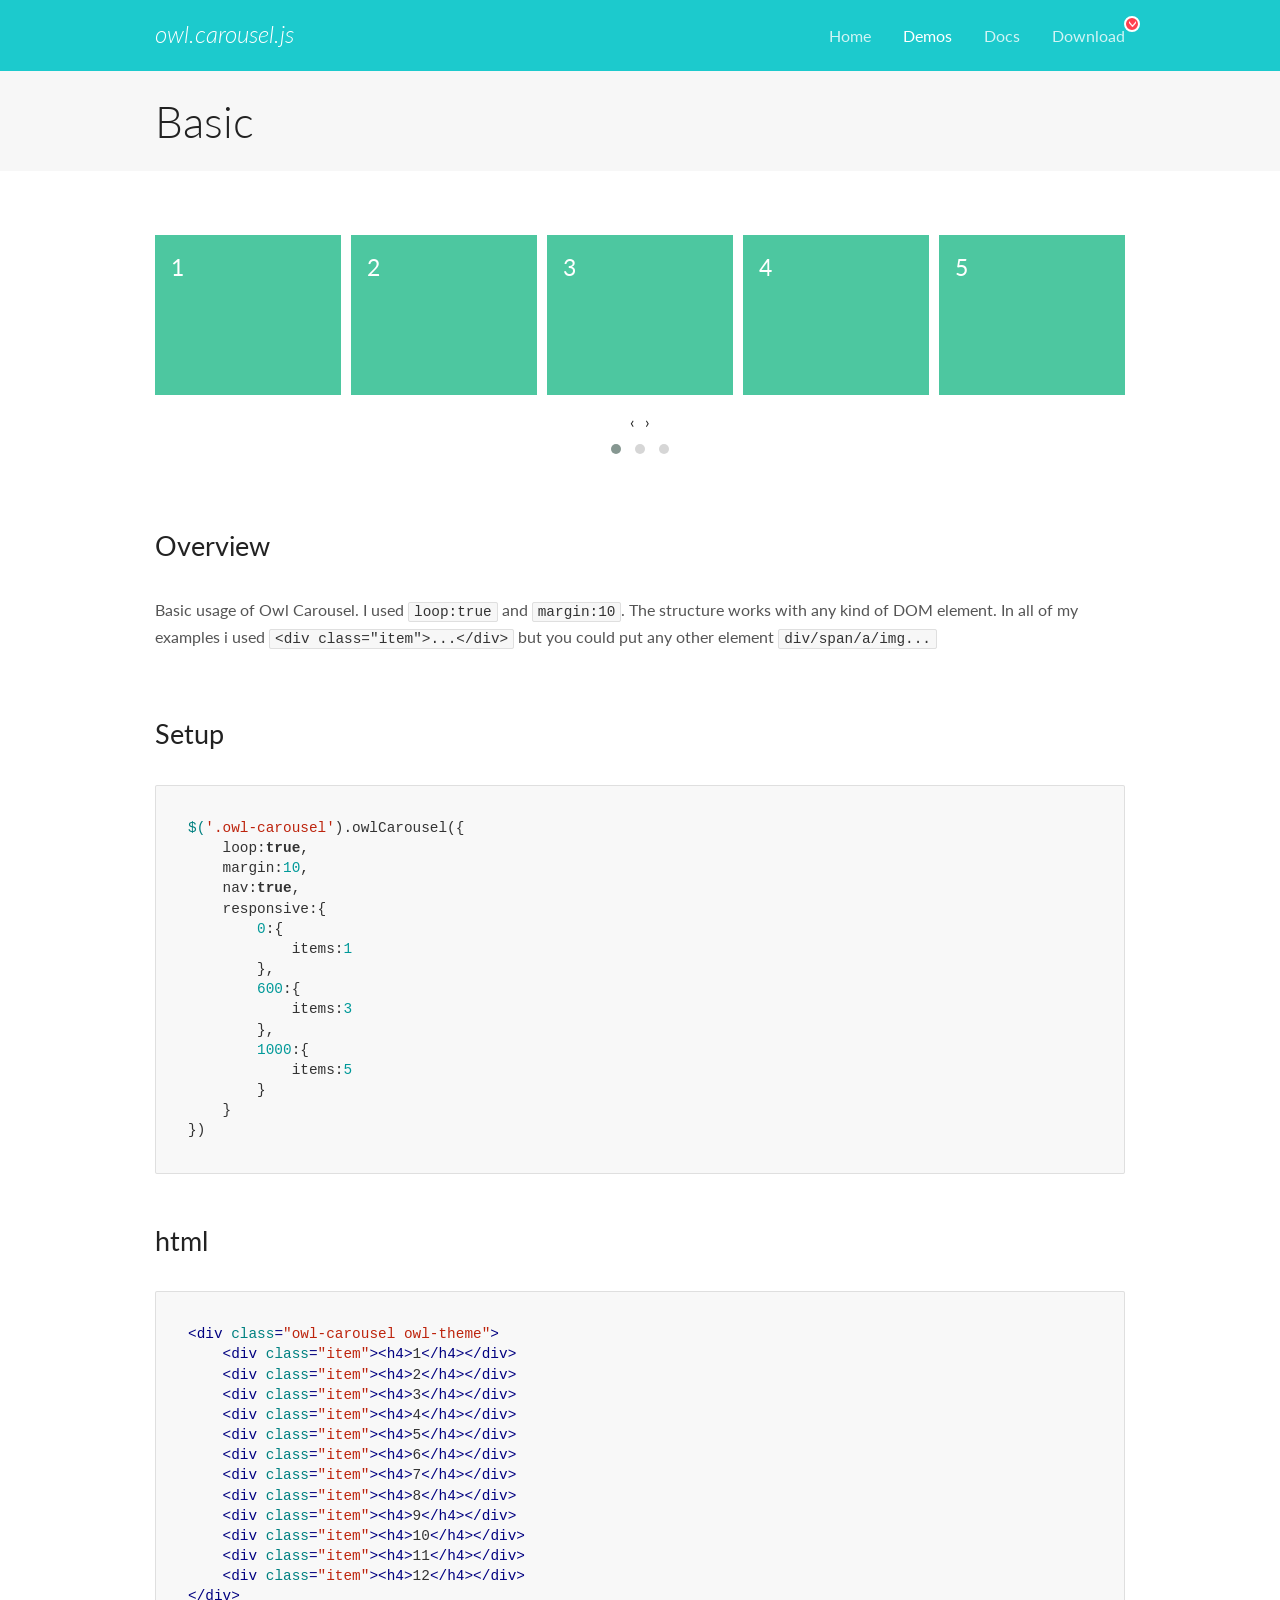
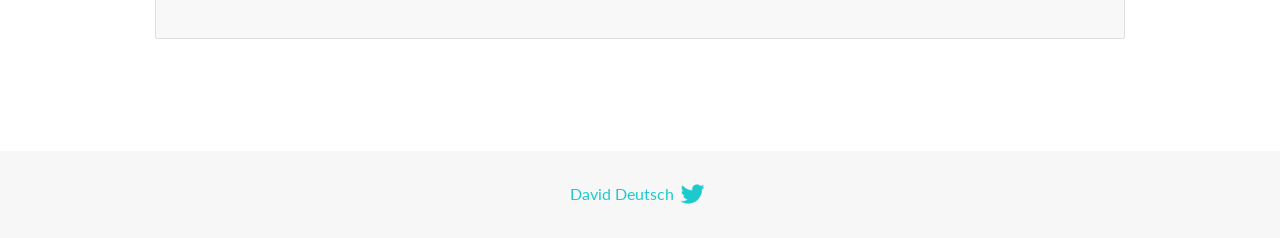
<file: owlcarousel/docs/demos/basic.html>
<!DOCTYPE html>
<html lang="en">
  <head>

    <!-- head -->
    <meta charset="utf-8">
    <meta name="msapplication-tap-highlight" content="no" />
    <meta name="viewport" content="width=device-width, initial-scale=1.0" />
    <meta name="description" content="Basic usage demo">
    <meta name="author" content="David Deutsch">
    <title>
      Basic Demo | Owl Carousel | 2.3.4
    </title>

    <!-- Stylesheets -->
    <link href='https://fonts.googleapis.com/css?family=Lato:300,400,700,400italic,300italic' rel='stylesheet' type='text/css'>
    <link rel="stylesheet" href="../assets/css/docs.theme.min.css">

    <!-- Owl Stylesheets -->
    <link rel="stylesheet" href="../assets/owlcarousel/assets/owl.carousel.min.css">
    <link rel="stylesheet" href="../assets/owlcarousel/assets/owl.theme.default.min.css">

    <!-- HTML5 shim and Respond.js IE8 support of HTML5 elements and media queries -->

    <!--[if lt IE 9]>
      <script src="https://oss.maxcdn.com/libs/html5shiv/3.7.0/html5shiv.js"></script>
      <script src="https://oss.maxcdn.com/libs/respond.js/1.3.0/respond.min.js"></script>
    <![endif]-->

    <!-- Favicons -->
    <link rel="apple-touch-icon-precomposed" sizes="144x144" href="../assets/ico/apple-touch-icon-144-precomposed.png">
    <link rel="shortcut icon" href="../assets/ico/favicon.png">
    <link rel="shortcut icon" href="favicon.ico">

    <!-- Yeah i know js should not be in header. Its required for demos.-->

    <!-- javascript -->
    <script src="../assets/vendors/jquery.min.js"></script>
    <script src="../assets/owlcarousel/owl.carousel.js"></script>
  </head>
  <body>

    <!-- header -->
    <header class="header">
      <div class="row">
        <div class="large-12 columns">
          <div class="brand left">
            <h3>
              <a href="/OwlCarousel2/">owl.carousel.js</a> 
            </h3>
          </div>
          <a id="toggle-nav" class="right">
            <span></span> <span></span> <span></span> 
          </a> 
          <div class="nav-bar">
            <ul class="clearfix">
              <li> <a href="/OwlCarousel2/index.html">Home</a>  </li>
              <li class="active">
                <a href="/OwlCarousel2/demos/demos.html">Demos</a> 
              </li>
              <li> <a href="/OwlCarousel2/docs/started-welcome.html">Docs</a>  </li>
              <li>
                <a href="https://github.com/OwlCarousel2/OwlCarousel2/archive/2.3.4.zip">Download</a> 
                <span class="download"></span> 
              </li>
            </ul>
          </div>
        </div>
      </div>
    </header>

    <!-- title -->
    <section class="title">
      <div class="row">
        <div class="large-12 columns">
          <h1>Basic</h1>
        </div>
      </div>
    </section>

    <!--  Demos -->
    <section id="demos">
      <div class="row">
        <div class="large-12 columns">
          <div class="owl-carousel owl-theme">
            <div class="item">
              <h4>1</h4>
            </div>
            <div class="item">
              <h4>2</h4>
            </div>
            <div class="item">
              <h4>3</h4>
            </div>
            <div class="item">
              <h4>4</h4>
            </div>
            <div class="item">
              <h4>5</h4>
            </div>
            <div class="item">
              <h4>6</h4>
            </div>
            <div class="item">
              <h4>7</h4>
            </div>
            <div class="item">
              <h4>8</h4>
            </div>
            <div class="item">
              <h4>9</h4>
            </div>
            <div class="item">
              <h4>10</h4>
            </div>
            <div class="item">
              <h4>11</h4>
            </div>
            <div class="item">
              <h4>12</h4>
            </div>
          </div>
          <h3 id="overview">Overview</h3>
          <p>Basic usage of Owl Carousel. I used <code>loop:true</code> and <code>margin:10</code>. The structure works with any kind of DOM element. In all of my examples i used <code>&lt;div class=&quot;item&quot;&gt;...&lt;/div&gt;</code> but you could
            put any other element <code>div/span/a/img...</code></p>
          <h3 id="setup">Setup</h3>
          <pre><code>$(&#39;.owl-carousel&#39;).owlCarousel({
    loop:true,
    margin:10,
    nav:true,
    responsive:{
        0:{
            items:1
        },
        600:{
            items:3
        },
        1000:{
            items:5
        }
    }
})</code></pre>
          <h3 id="html">html</h3>
          <pre><code>&lt;div class=&quot;owl-carousel owl-theme&quot;&gt;
    &lt;div class=&quot;item&quot;&gt;&lt;h4&gt;1&lt;/h4&gt;&lt;/div&gt;
    &lt;div class=&quot;item&quot;&gt;&lt;h4&gt;2&lt;/h4&gt;&lt;/div&gt;
    &lt;div class=&quot;item&quot;&gt;&lt;h4&gt;3&lt;/h4&gt;&lt;/div&gt;
    &lt;div class=&quot;item&quot;&gt;&lt;h4&gt;4&lt;/h4&gt;&lt;/div&gt;
    &lt;div class=&quot;item&quot;&gt;&lt;h4&gt;5&lt;/h4&gt;&lt;/div&gt;
    &lt;div class=&quot;item&quot;&gt;&lt;h4&gt;6&lt;/h4&gt;&lt;/div&gt;
    &lt;div class=&quot;item&quot;&gt;&lt;h4&gt;7&lt;/h4&gt;&lt;/div&gt;
    &lt;div class=&quot;item&quot;&gt;&lt;h4&gt;8&lt;/h4&gt;&lt;/div&gt;
    &lt;div class=&quot;item&quot;&gt;&lt;h4&gt;9&lt;/h4&gt;&lt;/div&gt;
    &lt;div class=&quot;item&quot;&gt;&lt;h4&gt;10&lt;/h4&gt;&lt;/div&gt;
    &lt;div class=&quot;item&quot;&gt;&lt;h4&gt;11&lt;/h4&gt;&lt;/div&gt;
    &lt;div class=&quot;item&quot;&gt;&lt;h4&gt;12&lt;/h4&gt;&lt;/div&gt;
&lt;/div&gt;</code></pre>
          <script>
            $(document).ready(function() {
              var owl = $('.owl-carousel');
              owl.owlCarousel({
                margin: 10,
                nav: true,
                loop: true,
                responsive: {
                  0: {
                    items: 1
                  },
                  600: {
                    items: 3
                  },
                  1000: {
                    items: 5
                  }
                }
              })
            })
          </script>
        </div>
      </div>
    </section>

    <!-- footer -->
    <footer class="footer">
      <div class="row">
        <div class="large-12 columns">
          <h5>
            <a href="/OwlCarousel2/docs/support-contact.html">David Deutsch</a> 
            <a id="custom-tweet-button" href="https://twitter.com/share?url=https://github.com/OwlCarousel2/OwlCarousel2&text=Owl Carousel - This is so awesome! " target="_blank"></a> 
          </h5>
        </div>
      </div>
    </footer>

    <!-- vendors -->
    <script src="../assets/vendors/highlight.js"></script>
    <script src="../assets/js/app.js"></script>
  </body>
</html>
</file>
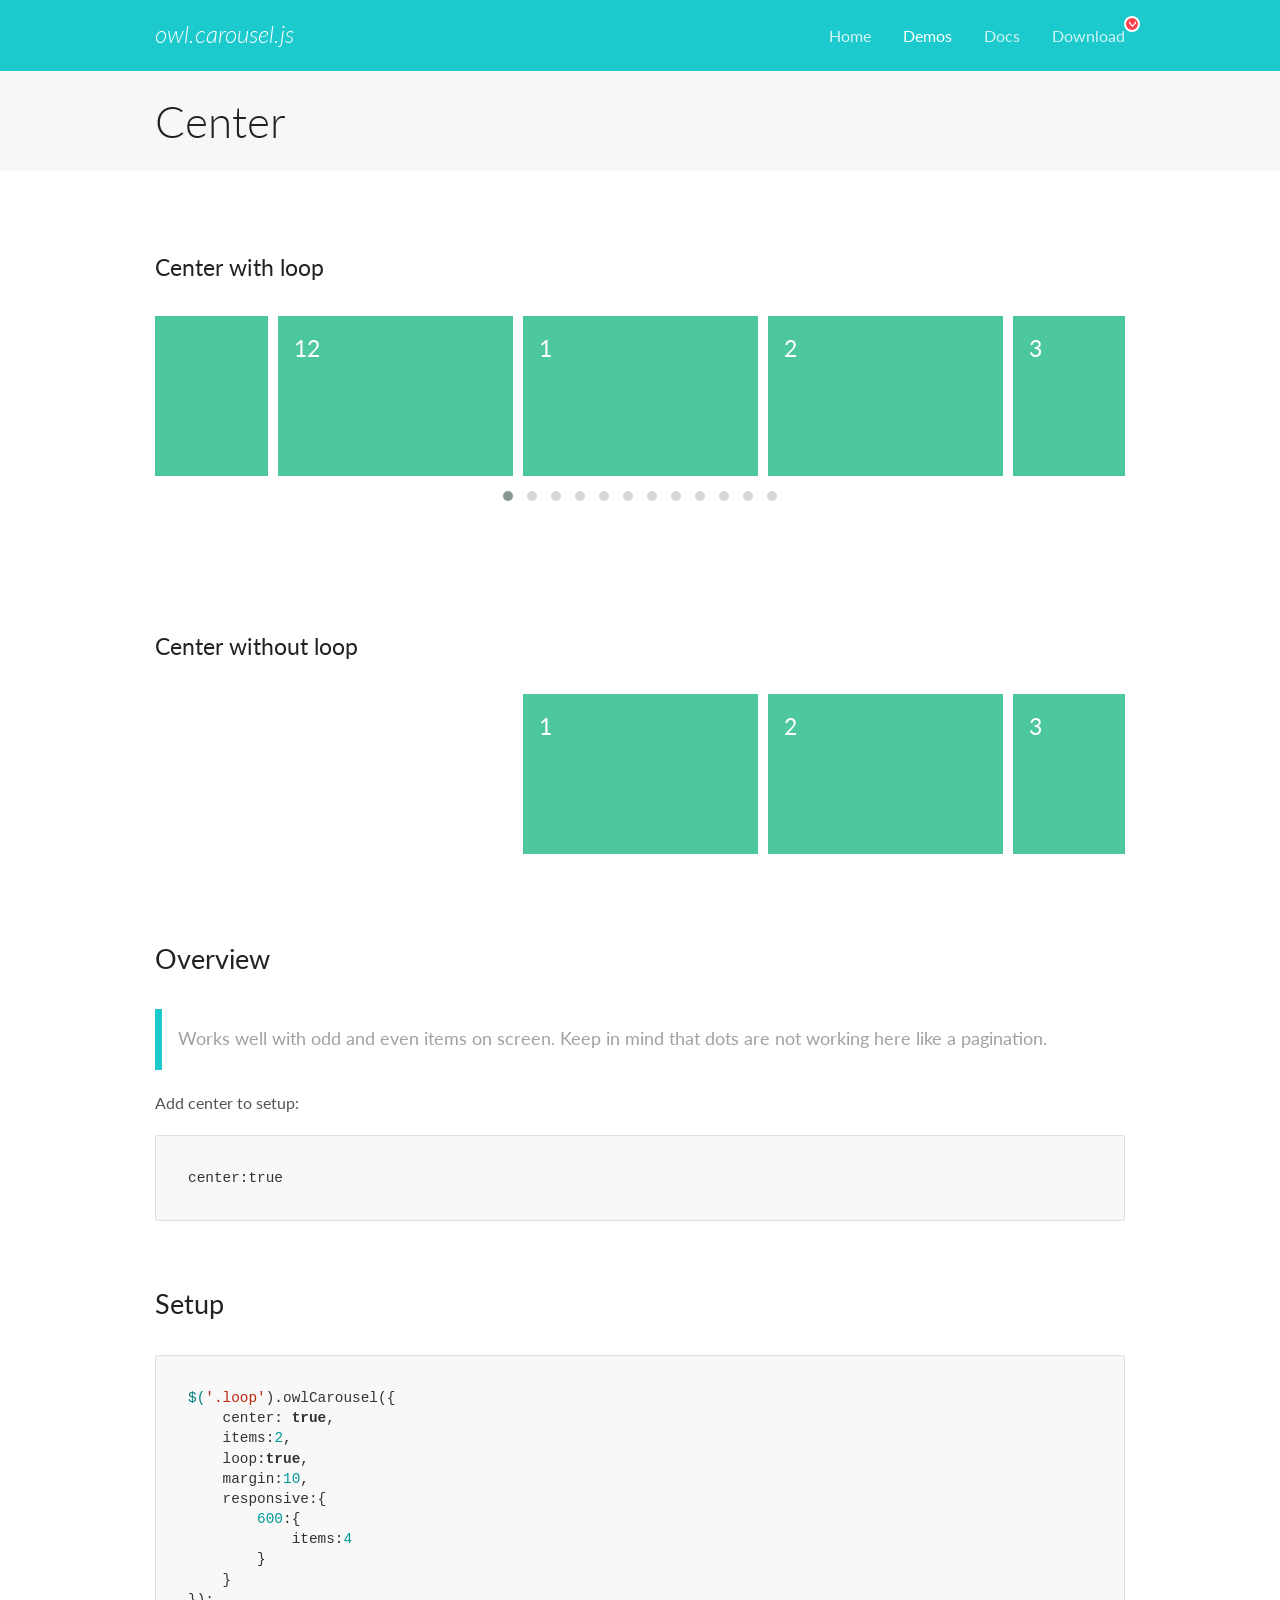
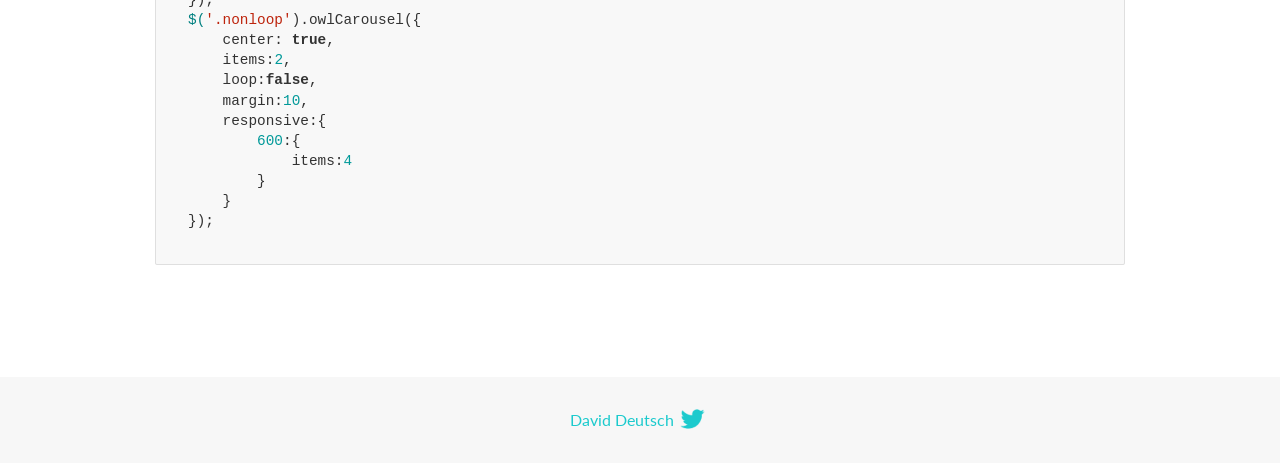
<file: owlcarousel/docs/demos/center.html>
<!DOCTYPE html>
<html lang="en">
  <head>

    <!-- head -->
    <meta charset="utf-8">
    <meta name="msapplication-tap-highlight" content="no" />
    <meta name="viewport" content="width=device-width, initial-scale=1.0" />
    <meta name="description" content="Center carousel">
    <meta name="author" content="David Deutsch">
    <title>
      Center Demo | Owl Carousel | 2.3.4
    </title>

    <!-- Stylesheets -->
    <link href='https://fonts.googleapis.com/css?family=Lato:300,400,700,400italic,300italic' rel='stylesheet' type='text/css'>
    <link rel="stylesheet" href="../assets/css/docs.theme.min.css">

    <!-- Owl Stylesheets -->
    <link rel="stylesheet" href="../assets/owlcarousel/assets/owl.carousel.min.css">
    <link rel="stylesheet" href="../assets/owlcarousel/assets/owl.theme.default.min.css">

    <!-- HTML5 shim and Respond.js IE8 support of HTML5 elements and media queries -->

    <!--[if lt IE 9]>
      <script src="https://oss.maxcdn.com/libs/html5shiv/3.7.0/html5shiv.js"></script>
      <script src="https://oss.maxcdn.com/libs/respond.js/1.3.0/respond.min.js"></script>
    <![endif]-->

    <!-- Favicons -->
    <link rel="apple-touch-icon-precomposed" sizes="144x144" href="../assets/ico/apple-touch-icon-144-precomposed.png">
    <link rel="shortcut icon" href="../assets/ico/favicon.png">
    <link rel="shortcut icon" href="favicon.ico">

    <!-- Yeah i know js should not be in header. Its required for demos.-->

    <!-- javascript -->
    <script src="../assets/vendors/jquery.min.js"></script>
    <script src="../assets/owlcarousel/owl.carousel.js"></script>
  </head>
  <body>

    <!-- header -->
    <header class="header">
      <div class="row">
        <div class="large-12 columns">
          <div class="brand left">
            <h3>
              <a href="/OwlCarousel2/">owl.carousel.js</a> 
            </h3>
          </div>
          <a id="toggle-nav" class="right">
            <span></span> <span></span> <span></span> 
          </a> 
          <div class="nav-bar">
            <ul class="clearfix">
              <li> <a href="/OwlCarousel2/index.html">Home</a>  </li>
              <li class="active">
                <a href="/OwlCarousel2/demos/demos.html">Demos</a> 
              </li>
              <li> <a href="/OwlCarousel2/docs/started-welcome.html">Docs</a>  </li>
              <li>
                <a href="https://github.com/OwlCarousel2/OwlCarousel2/archive/2.3.4.zip">Download</a> 
                <span class="download"></span> 
              </li>
            </ul>
          </div>
        </div>
      </div>
    </header>

    <!-- title -->
    <section class="title">
      <div class="row">
        <div class="large-12 columns">
          <h1>Center</h1>
        </div>
      </div>
    </section>

    <!--  Demos -->
    <section id="demos">
      <div class="row">
        <div class="large-12 columns">
          <h4 id="center-with-loop">Center with loop</h4>
          <div class="loop owl-carousel owl-theme">
            <div class="item">
              <h4>1</h4>
            </div>
            <div class="item">
              <h4>2</h4>
            </div>
            <div class="item">
              <h4>3</h4>
            </div>
            <div class="item">
              <h4>4</h4>
            </div>
            <div class="item">
              <h4>5</h4>
            </div>
            <div class="item">
              <h4>6</h4>
            </div>
            <div class="item">
              <h4>7</h4>
            </div>
            <div class="item">
              <h4>8</h4>
            </div>
            <div class="item">
              <h4>9</h4>
            </div>
            <div class="item">
              <h4>10</h4>
            </div>
            <div class="item">
              <h4>11</h4>
            </div>
            <div class="item">
              <h4>12</h4>
            </div>
          </div>
          <br>
          <h4 id="center-without-loop">Center without loop</h4>
          <div class="nonloop owl-carousel">
            <div class="item">
              <h4>1</h4>
            </div>
            <div class="item">
              <h4>2</h4>
            </div>
            <div class="item">
              <h4>3</h4>
            </div>
            <div class="item">
              <h4>4</h4>
            </div>
            <div class="item">
              <h4>5</h4>
            </div>
            <div class="item">
              <h4>6</h4>
            </div>
            <div class="item">
              <h4>7</h4>
            </div>
            <div class="item">
              <h4>8</h4>
            </div>
            <div class="item">
              <h4>9</h4>
            </div>
            <div class="item">
              <h4>10</h4>
            </div>
            <div class="item">
              <h4>11</h4>
            </div>
            <div class="item">
              <h4>12</h4>
            </div>
          </div>
          <h3 id="overview">Overview</h3>
          <blockquote>
            <p>Works well with odd and even items on screen. Keep in mind that dots are not working here like a pagination.</p>
          </blockquote>
          <p>Add center to setup:</p>
          <pre><code>center:true</code></pre>
          <h3 id="setup">Setup</h3>
          <pre><code>$(&#39;.loop&#39;).owlCarousel({
    center: true,
    items:2,
    loop:true,
    margin:10,
    responsive:{
        600:{
            items:4
        }
    }
});
$(&#39;.nonloop&#39;).owlCarousel({
    center: true,
    items:2,
    loop:false,
    margin:10,
    responsive:{
        600:{
            items:4
        }
    }
});</code></pre>
          <script>
            jQuery(document).ready(function($) {
              $('.loop').owlCarousel({
                center: true,
                items: 2,
                loop: true,
                margin: 10,
                responsive: {
                  600: {
                    items: 4
                  }
                }
              });
              $('.nonloop').owlCarousel({
                center: true,
                items: 2,
                loop: false,
                margin: 10,
                responsive: {
                  600: {
                    items: 4
                  }
                }
              });
            });
          </script>
        </div>
      </div>
    </section>

    <!-- footer -->
    <footer class="footer">
      <div class="row">
        <div class="large-12 columns">
          <h5>
            <a href="/OwlCarousel2/docs/support-contact.html">David Deutsch</a> 
            <a id="custom-tweet-button" href="https://twitter.com/share?url=https://github.com/OwlCarousel2/OwlCarousel2&text=Owl Carousel - This is so awesome! " target="_blank"></a> 
          </h5>
        </div>
      </div>
    </footer>

    <!-- vendors -->
    <script src="../assets/vendors/highlight.js"></script>
    <script src="../assets/js/app.js"></script>
  </body>
</html>
</file>
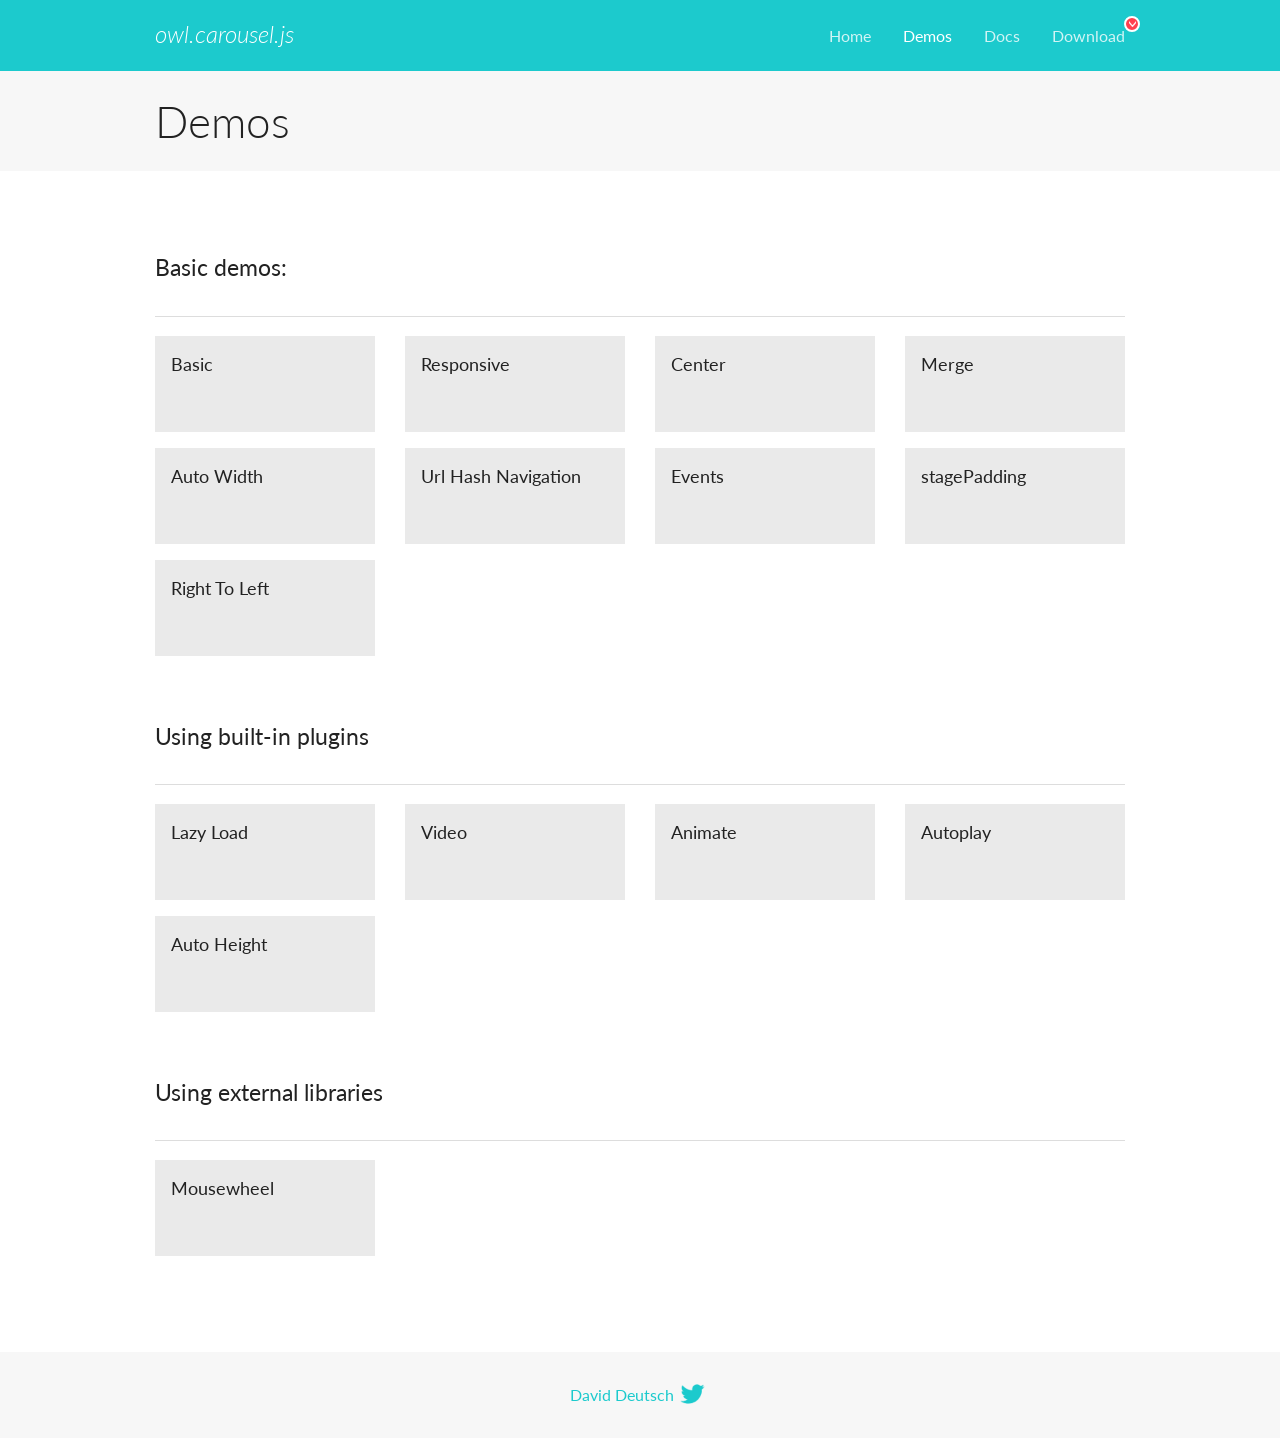
<file: owlcarousel/docs/demos/demos.html>
<!DOCTYPE html>
<html lang="en">
  <head>

    <!-- head -->
    <meta charset="utf-8">
    <meta name="msapplication-tap-highlight" content="no" />
    <meta name="viewport" content="width=device-width, initial-scale=1.0" />
    <meta name="description" content="A list of Owl Carousel examples.">
    <meta name="author" content="David Deutsch">
    <title>
      Demos | Owl Carousel | 2.3.4
    </title>

    <!-- Stylesheets -->
    <link href='https://fonts.googleapis.com/css?family=Lato:300,400,700,400italic,300italic' rel='stylesheet' type='text/css'>
    <link rel="stylesheet" href="../assets/css/docs.theme.min.css">

    <!-- Owl Stylesheets -->
    <link rel="stylesheet" href="../assets/owlcarousel/assets/owl.carousel.min.css">
    <link rel="stylesheet" href="../assets/owlcarousel/assets/owl.theme.default.min.css">

    <!-- HTML5 shim and Respond.js IE8 support of HTML5 elements and media queries -->

    <!--[if lt IE 9]>
      <script src="https://oss.maxcdn.com/libs/html5shiv/3.7.0/html5shiv.js"></script>
      <script src="https://oss.maxcdn.com/libs/respond.js/1.3.0/respond.min.js"></script>
    <![endif]-->

    <!-- Favicons -->
    <link rel="apple-touch-icon-precomposed" sizes="144x144" href="../assets/ico/apple-touch-icon-144-precomposed.png">
    <link rel="shortcut icon" href="../assets/ico/favicon.png">
    <link rel="shortcut icon" href="favicon.ico">

    <!-- Yeah i know js should not be in header. Its required for demos.-->

    <!-- javascript -->
    <script src="../assets/vendors/jquery.min.js"></script>
    <script src="../assets/owlcarousel/owl.carousel.js"></script>
  </head>
  <body>

    <!-- header -->
    <header class="header">
      <div class="row">
        <div class="large-12 columns">
          <div class="brand left">
            <h3>
              <a href="/OwlCarousel2/">owl.carousel.js</a> 
            </h3>
          </div>
          <a id="toggle-nav" class="right">
            <span></span> <span></span> <span></span> 
          </a> 
          <div class="nav-bar">
            <ul class="clearfix">
              <li> <a href="/OwlCarousel2/index.html">Home</a>  </li>
              <li class="active">
                <a href="/OwlCarousel2/demos/demos.html">Demos</a> 
              </li>
              <li> <a href="/OwlCarousel2/docs/started-welcome.html">Docs</a>  </li>
              <li>
                <a href="https://github.com/OwlCarousel2/OwlCarousel2/archive/2.3.4.zip">Download</a> 
                <span class="download"></span> 
              </li>
            </ul>
          </div>
        </div>
      </div>
    </header>

    <!-- title -->
    <section class="title">
      <div class="row">
        <div class="large-12 columns">
          <h1>Demos</h1>
        </div>
      </div>
    </section>

    <!--  Demos -->
    <section id="demos">
      <div class="row">
        <div class="large-12 columns">
          <h4 id="basic-demos-">Basic demos:</h4>
          <hr>
          <div class="demo-list">
            <div class="row">
              <div class="small-6 medium-4 large-3 columns">
                <a href="basic.html" class="demo-block">
                  <h5>Basic </h5>
                </a> 
              </div>
              <div class="small-6 medium-4 large-3 columns">
                <a href="responsive.html" class="demo-block">
                  <h5>Responsive </h5>
                </a> 
              </div>
              <div class="small-6 medium-4 large-3 columns">
                <a href="center.html" class="demo-block">
                  <h5>Center </h5>
                </a> 
              </div>
              <div class="small-6 medium-4 large-3 columns">
                <a href="merge.html" class="demo-block">
                  <h5>Merge </h5>
                </a> 
              </div>
              <div class="small-6 medium-4 large-3 columns">
                <a href="autowidth.html" class="demo-block">
                  <h5>Auto Width </h5>
                </a> 
              </div>
              <div class="small-6 medium-4 large-3 columns">
                <a href="urlhashnav.html" class="demo-block">
                  <h5>Url Hash Navigation </h5>
                </a> 
              </div>
              <div class="small-6 medium-4 large-3 columns">
                <a href="events.html" class="demo-block">
                  <h5>Events </h5>
                </a> 
              </div>
              <div class="small-6 medium-4 large-3 columns">
                <a href="stagepadding.html" class="demo-block">
                  <h5>stagePadding </h5>
                </a> 
              </div>
              <div class="small-6 medium-4 large-3 columns">
                <a href="rtl.html" class="demo-block">
                  <h5>Right To Left </h5>
                </a> 
              </div>
            </div>
          </div>
          <h4 id="using-built-in-plugins">Using built-in plugins</h4>
          <hr>
          <div class="demo-list">
            <div class="row">
              <div class="small-6 medium-4 large-3 columns">
                <a href="lazyLoad.html" class="demo-block">
                  <h5>Lazy Load </h5>
                </a> 
              </div>
              <div class="small-6 medium-4 large-3 columns">
                <a href="video.html" class="demo-block">
                  <h5>Video </h5>
                </a> 
              </div>
              <div class="small-6 medium-4 large-3 columns">
                <a href="animate.html" class="demo-block">
                  <h5>Animate </h5>
                </a> 
              </div>
              <div class="small-6 medium-4 large-3 columns">
                <a href="autoplay.html" class="demo-block">
                  <h5>Autoplay </h5>
                </a> 
              </div>
              <div class="small-6 medium-4 large-3 columns">
                <a href="autoheight.html" class="demo-block">
                  <h5>Auto Height </h5>
                </a> 
              </div>
            </div>
          </div>
          <h4 id="using-external-libraries">Using external libraries</h4>
          <hr>
          <div class="demo-list">
            <div class="row">
              <div class="small-6 medium-4 large-3 columns">
                <a href="mousewheel.html" class="demo-block">
                  <h5>Mousewheel </h5>
                </a> 
              </div>
            </div>
          </div>
        </div>
      </div>
    </section>

    <!-- footer -->
    <footer class="footer">
      <div class="row">
        <div class="large-12 columns">
          <h5>
            <a href="/OwlCarousel2/docs/support-contact.html">David Deutsch</a> 
            <a id="custom-tweet-button" href="https://twitter.com/share?url=https://github.com/OwlCarousel2/OwlCarousel2&text=Owl Carousel - This is so awesome! " target="_blank"></a> 
          </h5>
        </div>
      </div>
    </footer>

    <!-- vendors -->
    <script src="../assets/vendors/highlight.js"></script>
    <script src="../assets/js/app.js"></script>
  </body>
</html>
</file>
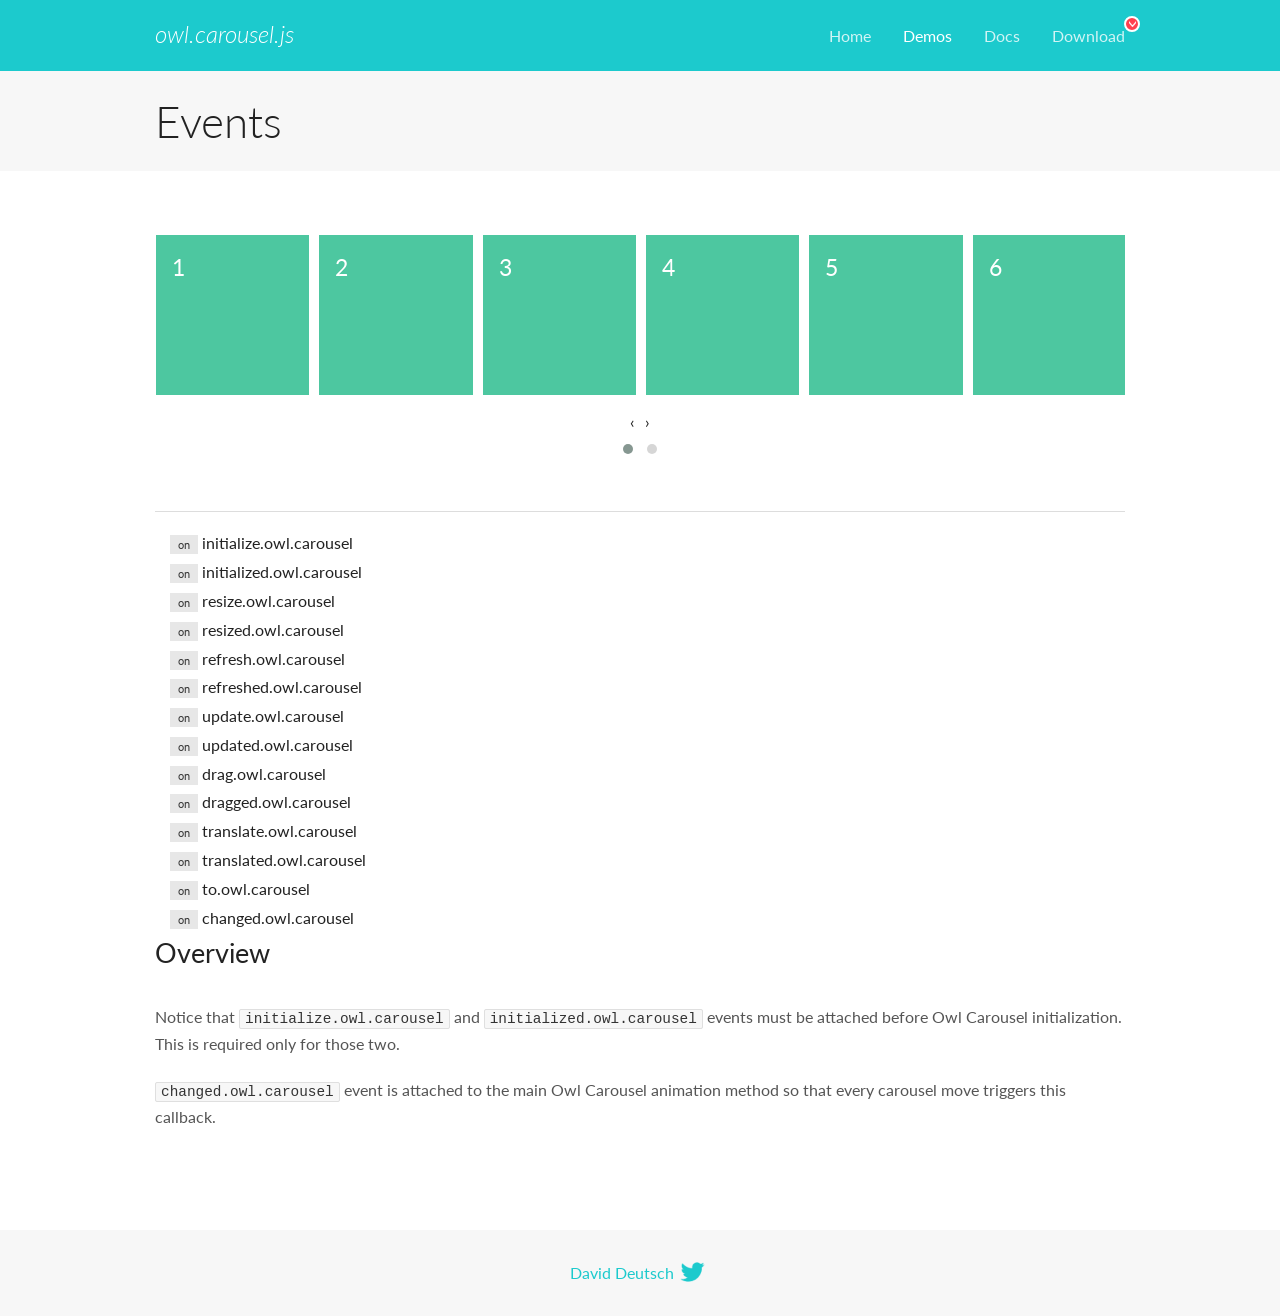
<file: owlcarousel/docs/demos/events.html>
<!DOCTYPE html>
<html lang="en">
  <head>

    <!-- head -->
    <meta charset="utf-8">
    <meta name="msapplication-tap-highlight" content="no" />
    <meta name="viewport" content="width=device-width, initial-scale=1.0" />
    <meta name="description" content="Events usage demo">
    <meta name="author" content="David Deutsch">
    <title>
      Events Demo | Owl Carousel | 2.3.4
    </title>

    <!-- Stylesheets -->
    <link href='https://fonts.googleapis.com/css?family=Lato:300,400,700,400italic,300italic' rel='stylesheet' type='text/css'>
    <link rel="stylesheet" href="../assets/css/docs.theme.min.css">

    <!-- Owl Stylesheets -->
    <link rel="stylesheet" href="../assets/owlcarousel/assets/owl.carousel.min.css">
    <link rel="stylesheet" href="../assets/owlcarousel/assets/owl.theme.default.min.css">

    <!-- HTML5 shim and Respond.js IE8 support of HTML5 elements and media queries -->

    <!--[if lt IE 9]>
      <script src="https://oss.maxcdn.com/libs/html5shiv/3.7.0/html5shiv.js"></script>
      <script src="https://oss.maxcdn.com/libs/respond.js/1.3.0/respond.min.js"></script>
    <![endif]-->

    <!-- Favicons -->
    <link rel="apple-touch-icon-precomposed" sizes="144x144" href="../assets/ico/apple-touch-icon-144-precomposed.png">
    <link rel="shortcut icon" href="../assets/ico/favicon.png">
    <link rel="shortcut icon" href="favicon.ico">

    <!-- Yeah i know js should not be in header. Its required for demos.-->

    <!-- javascript -->
    <script src="../assets/vendors/jquery.min.js"></script>
    <script src="../assets/owlcarousel/owl.carousel.js"></script>
  </head>
  <body>

    <!-- header -->
    <header class="header">
      <div class="row">
        <div class="large-12 columns">
          <div class="brand left">
            <h3>
              <a href="/OwlCarousel2/">owl.carousel.js</a> 
            </h3>
          </div>
          <a id="toggle-nav" class="right">
            <span></span> <span></span> <span></span> 
          </a> 
          <div class="nav-bar">
            <ul class="clearfix">
              <li> <a href="/OwlCarousel2/index.html">Home</a>  </li>
              <li class="active">
                <a href="/OwlCarousel2/demos/demos.html">Demos</a> 
              </li>
              <li> <a href="/OwlCarousel2/docs/started-welcome.html">Docs</a>  </li>
              <li>
                <a href="https://github.com/OwlCarousel2/OwlCarousel2/archive/2.3.4.zip">Download</a> 
                <span class="download"></span> 
              </li>
            </ul>
          </div>
        </div>
      </div>
    </header>

    <!-- title -->
    <section class="title">
      <div class="row">
        <div class="large-12 columns">
          <h1>Events</h1>
        </div>
      </div>
    </section>

    <!--  Demos -->
    <section id="demos">
      <div class="row">
        <div class="large-12 columns">
          <div class="owl-carousel owl-theme">
            <div class="item">
              <h4>1</h4>
            </div>
            <div class="item">
              <h4>2</h4>
            </div>
            <div class="item">
              <h4>3</h4>
            </div>
            <div class="item">
              <h4>4</h4>
            </div>
            <div class="item">
              <h4>5</h4>
            </div>
            <div class="item">
              <h4>6</h4>
            </div>
            <div class="item">
              <h4>7</h4>
            </div>
            <div class="item">
              <h4>8</h4>
            </div>
            <div class="item">
              <h4>9</h4>
            </div>
            <div class="item">
              <h4>10</h4>
            </div>
            <div class="item">
              <h4>11</h4>
            </div>
            <div class="item">
              <h4>12</h4>
            </div>
          </div>
          <hr>
          <div class="large-12 columns callbacks">
            <div><span class="label secondary initialize">on</span>  initialize.owl.carousel </div>
            <div><span class="label secondary initialized">on</span>  initialized.owl.carousel </div>
            <div><span class="label secondary resize">on</span>  resize.owl.carousel </div>
            <div><span class="label secondary resized">on</span>  resized.owl.carousel </div>
            <div><span class="label secondary refresh">on</span>  refresh.owl.carousel </div>
            <div><span class="label secondary refreshed">on</span>  refreshed.owl.carousel </div>
            <div><span class="label secondary update">on</span>  update.owl.carousel </div>
            <div><span class="label secondary updated">on</span>  updated.owl.carousel </div>
            <div><span class="label secondary drag">on</span>  drag.owl.carousel </div>
            <div><span class="label secondary dragged">on</span>  dragged.owl.carousel </div>
            <div><span class="label secondary translate">on</span>  translate.owl.carousel </div>
            <div><span class="label secondary translated">on</span>  translated.owl.carousel </div>
            <div><span class="label secondary to">on</span>  to.owl.carousel </div>
            <div><span class="label secondary changed">on</span>  changed.owl.carousel </div>
          </div>
          <h3 id="overview">Overview</h3>
          <p>Notice that <code>initialize.owl.carousel</code> and <code>initialized.owl.carousel</code> events must be attached before Owl Carousel initialization. This is required only for those two.</p>
          <p><code>changed.owl.carousel</code> event is attached to the main Owl Carousel animation method so that every carousel move triggers this callback.</p>
          <script>
            jQuery(document).ready(function($) {
              var owl = $('.owl-carousel');
              owl.on('initialize.owl.carousel initialized.owl.carousel ' +
                'initialize.owl.carousel initialize.owl.carousel ' +
                'resize.owl.carousel resized.owl.carousel ' +
                'refresh.owl.carousel refreshed.owl.carousel ' +
                'update.owl.carousel updated.owl.carousel ' +
                'drag.owl.carousel dragged.owl.carousel ' +
                'translate.owl.carousel translated.owl.carousel ' +
                'to.owl.carousel changed.owl.carousel',
                function(e) {
                  $('.' + e.type)
                    .removeClass('secondary')
                    .addClass('success');
                  window.setTimeout(function() {
                    $('.' + e.type)
                      .removeClass('success')
                      .addClass('secondary');
                  }, 500);
                });
              owl.owlCarousel({
                loop: true,
                nav: true,
                lazyLoad: true,
                margin: 10,
                video: true,
                responsive: {
                  0: {
                    items: 1
                  },
                  600: {
                    items: 3
                  },
                  960: {
                    items: 5,
                  },
                  1200: {
                    items: 6
                  }
                }
              });
            });
          </script>
        </div>
      </div>
    </section>

    <!-- footer -->
    <footer class="footer">
      <div class="row">
        <div class="large-12 columns">
          <h5>
            <a href="/OwlCarousel2/docs/support-contact.html">David Deutsch</a> 
            <a id="custom-tweet-button" href="https://twitter.com/share?url=https://github.com/OwlCarousel2/OwlCarousel2&text=Owl Carousel - This is so awesome! " target="_blank"></a> 
          </h5>
        </div>
      </div>
    </footer>

    <!-- vendors -->
    <script src="../assets/vendors/highlight.js"></script>
    <script src="../assets/js/app.js"></script>
  </body>
</html>
</file>
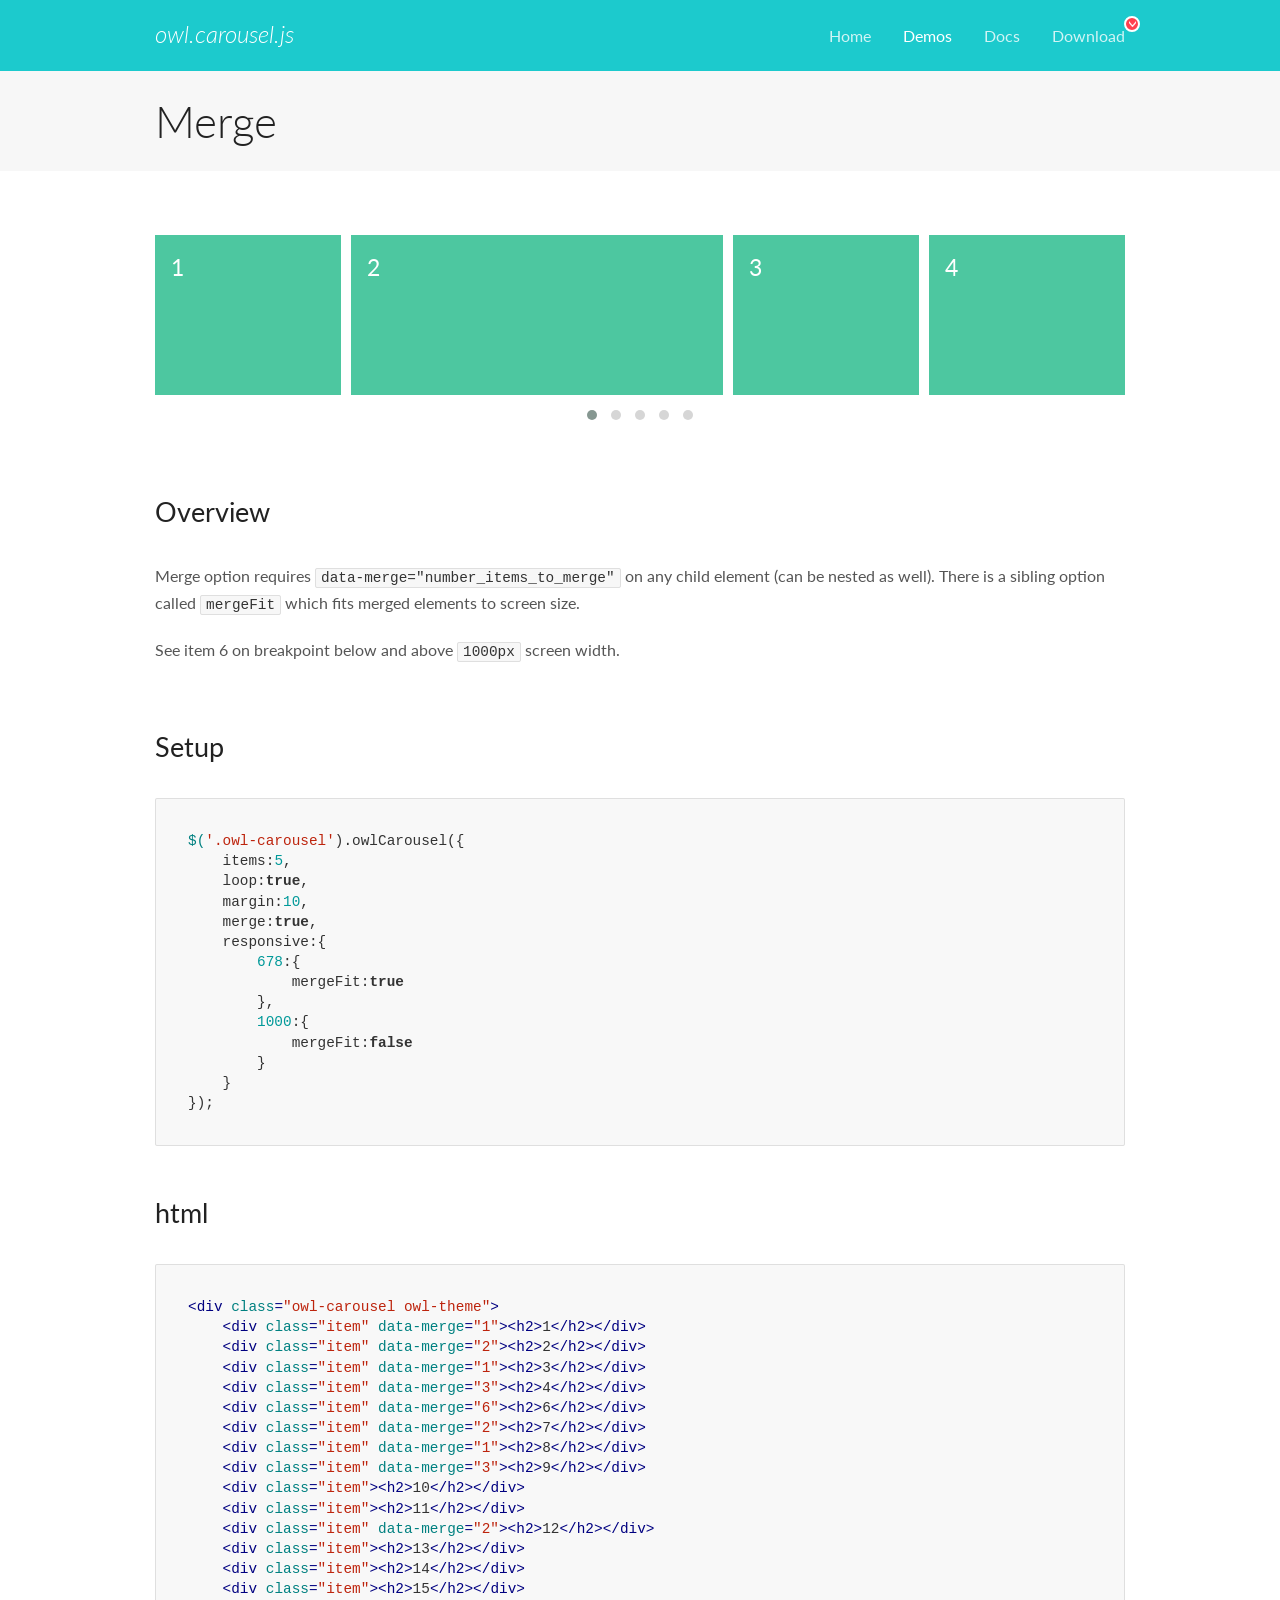
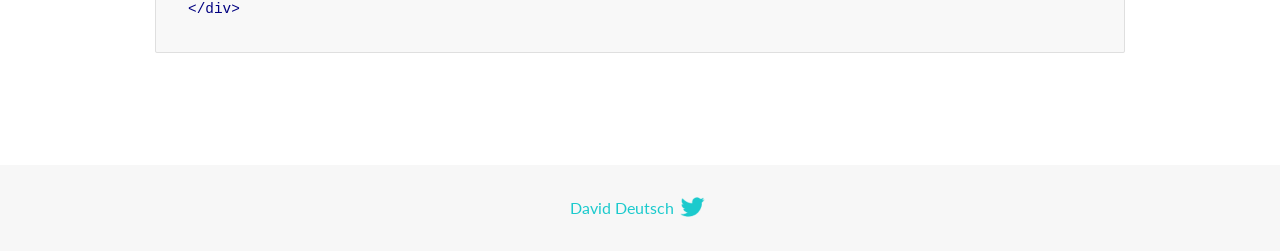
<file: owlcarousel/docs/demos/merge.html>
<!DOCTYPE html>
<html lang="en">
  <head>

    <!-- head -->
    <meta charset="utf-8">
    <meta name="msapplication-tap-highlight" content="no" />
    <meta name="viewport" content="width=device-width, initial-scale=1.0" />
    <meta name="description" content="Merge Items">
    <meta name="author" content="David Deutsch">
    <title>
      Merge Demo | Owl Carousel | 2.3.4
    </title>

    <!-- Stylesheets -->
    <link href='https://fonts.googleapis.com/css?family=Lato:300,400,700,400italic,300italic' rel='stylesheet' type='text/css'>
    <link rel="stylesheet" href="../assets/css/docs.theme.min.css">

    <!-- Owl Stylesheets -->
    <link rel="stylesheet" href="../assets/owlcarousel/assets/owl.carousel.min.css">
    <link rel="stylesheet" href="../assets/owlcarousel/assets/owl.theme.default.min.css">

    <!-- HTML5 shim and Respond.js IE8 support of HTML5 elements and media queries -->

    <!--[if lt IE 9]>
      <script src="https://oss.maxcdn.com/libs/html5shiv/3.7.0/html5shiv.js"></script>
      <script src="https://oss.maxcdn.com/libs/respond.js/1.3.0/respond.min.js"></script>
    <![endif]-->

    <!-- Favicons -->
    <link rel="apple-touch-icon-precomposed" sizes="144x144" href="../assets/ico/apple-touch-icon-144-precomposed.png">
    <link rel="shortcut icon" href="../assets/ico/favicon.png">
    <link rel="shortcut icon" href="favicon.ico">

    <!-- Yeah i know js should not be in header. Its required for demos.-->

    <!-- javascript -->
    <script src="../assets/vendors/jquery.min.js"></script>
    <script src="../assets/owlcarousel/owl.carousel.js"></script>
  </head>
  <body>

    <!-- header -->
    <header class="header">
      <div class="row">
        <div class="large-12 columns">
          <div class="brand left">
            <h3>
              <a href="/OwlCarousel2/">owl.carousel.js</a> 
            </h3>
          </div>
          <a id="toggle-nav" class="right">
            <span></span> <span></span> <span></span> 
          </a> 
          <div class="nav-bar">
            <ul class="clearfix">
              <li> <a href="/OwlCarousel2/index.html">Home</a>  </li>
              <li class="active">
                <a href="/OwlCarousel2/demos/demos.html">Demos</a> 
              </li>
              <li> <a href="/OwlCarousel2/docs/started-welcome.html">Docs</a>  </li>
              <li>
                <a href="https://github.com/OwlCarousel2/OwlCarousel2/archive/2.3.4.zip">Download</a> 
                <span class="download"></span> 
              </li>
            </ul>
          </div>
        </div>
      </div>
    </header>

    <!-- title -->
    <section class="title">
      <div class="row">
        <div class="large-12 columns">
          <h1>Merge</h1>
        </div>
      </div>
    </section>

    <!--  Demos -->
    <section id="demos">
      <div class="row">
        <div class="large-12 columns">
          <div class="owl-carousel owl-theme">
            <div class="item" data-merge="1">
              <h4>1</h4>
            </div>
            <div class="item" data-merge="2">
              <h4>2</h4>
            </div>
            <div class="item" data-merge="1">
              <h4>3</h4>
            </div>
            <div class="item" data-merge="3">
              <h4>4</h4>
            </div>
            <div class="item" data-merge="6">
              <h4>6</h4>
            </div>
            <div class="item" data-merge="2">
              <h4>7</h4>
            </div>
            <div class="item" data-merge="1">
              <h4>8</h4>
            </div>
            <div class="item" data-merge="3">
              <h4>9</h4>
            </div>
            <div class="item">
              <h4>10</h4>
            </div>
            <div class="item">
              <h4>11</h4>
            </div>
            <div class="item" data-merge="2">
              <h4>12</h4>
            </div>
            <div class="item">
              <h4>13</h4>
            </div>
            <div class="item">
              <h4>14</h4>
            </div>
            <div class="item">
              <h4>15</h4>
            </div>
          </div>
          <h3 id="overview">Overview</h3>
          <p>Merge option requires <code>data-merge=&quot;number_items_to_merge&quot;</code> on any child element (can be nested as well). There is a sibling option called <code>mergeFit</code> which fits merged elements to screen size. </p>
          <p>See item 6 on breakpoint below and above <code>1000px</code> screen width.</p>
          <h3 id="setup">Setup</h3>
          <pre><code>$(&#39;.owl-carousel&#39;).owlCarousel({
    items:5,
    loop:true,
    margin:10,
    merge:true,
    responsive:{
        678:{
            mergeFit:true
        },
        1000:{
            mergeFit:false
        }
    }
});</code></pre>
          <h3 id="html">html</h3>
          <pre><code>&lt;div class=&quot;owl-carousel owl-theme&quot;&gt;
    &lt;div class=&quot;item&quot; data-merge=&quot;1&quot;&gt;&lt;h2&gt;1&lt;/h2&gt;&lt;/div&gt;
    &lt;div class=&quot;item&quot; data-merge=&quot;2&quot;&gt;&lt;h2&gt;2&lt;/h2&gt;&lt;/div&gt;
    &lt;div class=&quot;item&quot; data-merge=&quot;1&quot;&gt;&lt;h2&gt;3&lt;/h2&gt;&lt;/div&gt;
    &lt;div class=&quot;item&quot; data-merge=&quot;3&quot;&gt;&lt;h2&gt;4&lt;/h2&gt;&lt;/div&gt;
    &lt;div class=&quot;item&quot; data-merge=&quot;6&quot;&gt;&lt;h2&gt;6&lt;/h2&gt;&lt;/div&gt;
    &lt;div class=&quot;item&quot; data-merge=&quot;2&quot;&gt;&lt;h2&gt;7&lt;/h2&gt;&lt;/div&gt;
    &lt;div class=&quot;item&quot; data-merge=&quot;1&quot;&gt;&lt;h2&gt;8&lt;/h2&gt;&lt;/div&gt;
    &lt;div class=&quot;item&quot; data-merge=&quot;3&quot;&gt;&lt;h2&gt;9&lt;/h2&gt;&lt;/div&gt;
    &lt;div class=&quot;item&quot;&gt;&lt;h2&gt;10&lt;/h2&gt;&lt;/div&gt;
    &lt;div class=&quot;item&quot;&gt;&lt;h2&gt;11&lt;/h2&gt;&lt;/div&gt;
    &lt;div class=&quot;item&quot; data-merge=&quot;2&quot;&gt;&lt;h2&gt;12&lt;/h2&gt;&lt;/div&gt;
    &lt;div class=&quot;item&quot;&gt;&lt;h2&gt;13&lt;/h2&gt;&lt;/div&gt;
    &lt;div class=&quot;item&quot;&gt;&lt;h2&gt;14&lt;/h2&gt;&lt;/div&gt;
    &lt;div class=&quot;item&quot;&gt;&lt;h2&gt;15&lt;/h2&gt;&lt;/div&gt;
&lt;/div&gt;</code></pre>
          <script>
            $(document).ready(function() {
              $('.owl-carousel').owlCarousel({
                items: 5,
                loop: true,
                margin: 10,
                merge: true,
                responsive: {
                  678: {
                    mergeFit: true
                  },
                  1000: {
                    mergeFit: false
                  }
                }
              });
            })
          </script>
        </div>
      </div>
    </section>

    <!-- footer -->
    <footer class="footer">
      <div class="row">
        <div class="large-12 columns">
          <h5>
            <a href="/OwlCarousel2/docs/support-contact.html">David Deutsch</a> 
            <a id="custom-tweet-button" href="https://twitter.com/share?url=https://github.com/OwlCarousel2/OwlCarousel2&text=Owl Carousel - This is so awesome! " target="_blank"></a> 
          </h5>
        </div>
      </div>
    </footer>

    <!-- vendors -->
    <script src="../assets/vendors/highlight.js"></script>
    <script src="../assets/js/app.js"></script>
  </body>
</html>
</file>
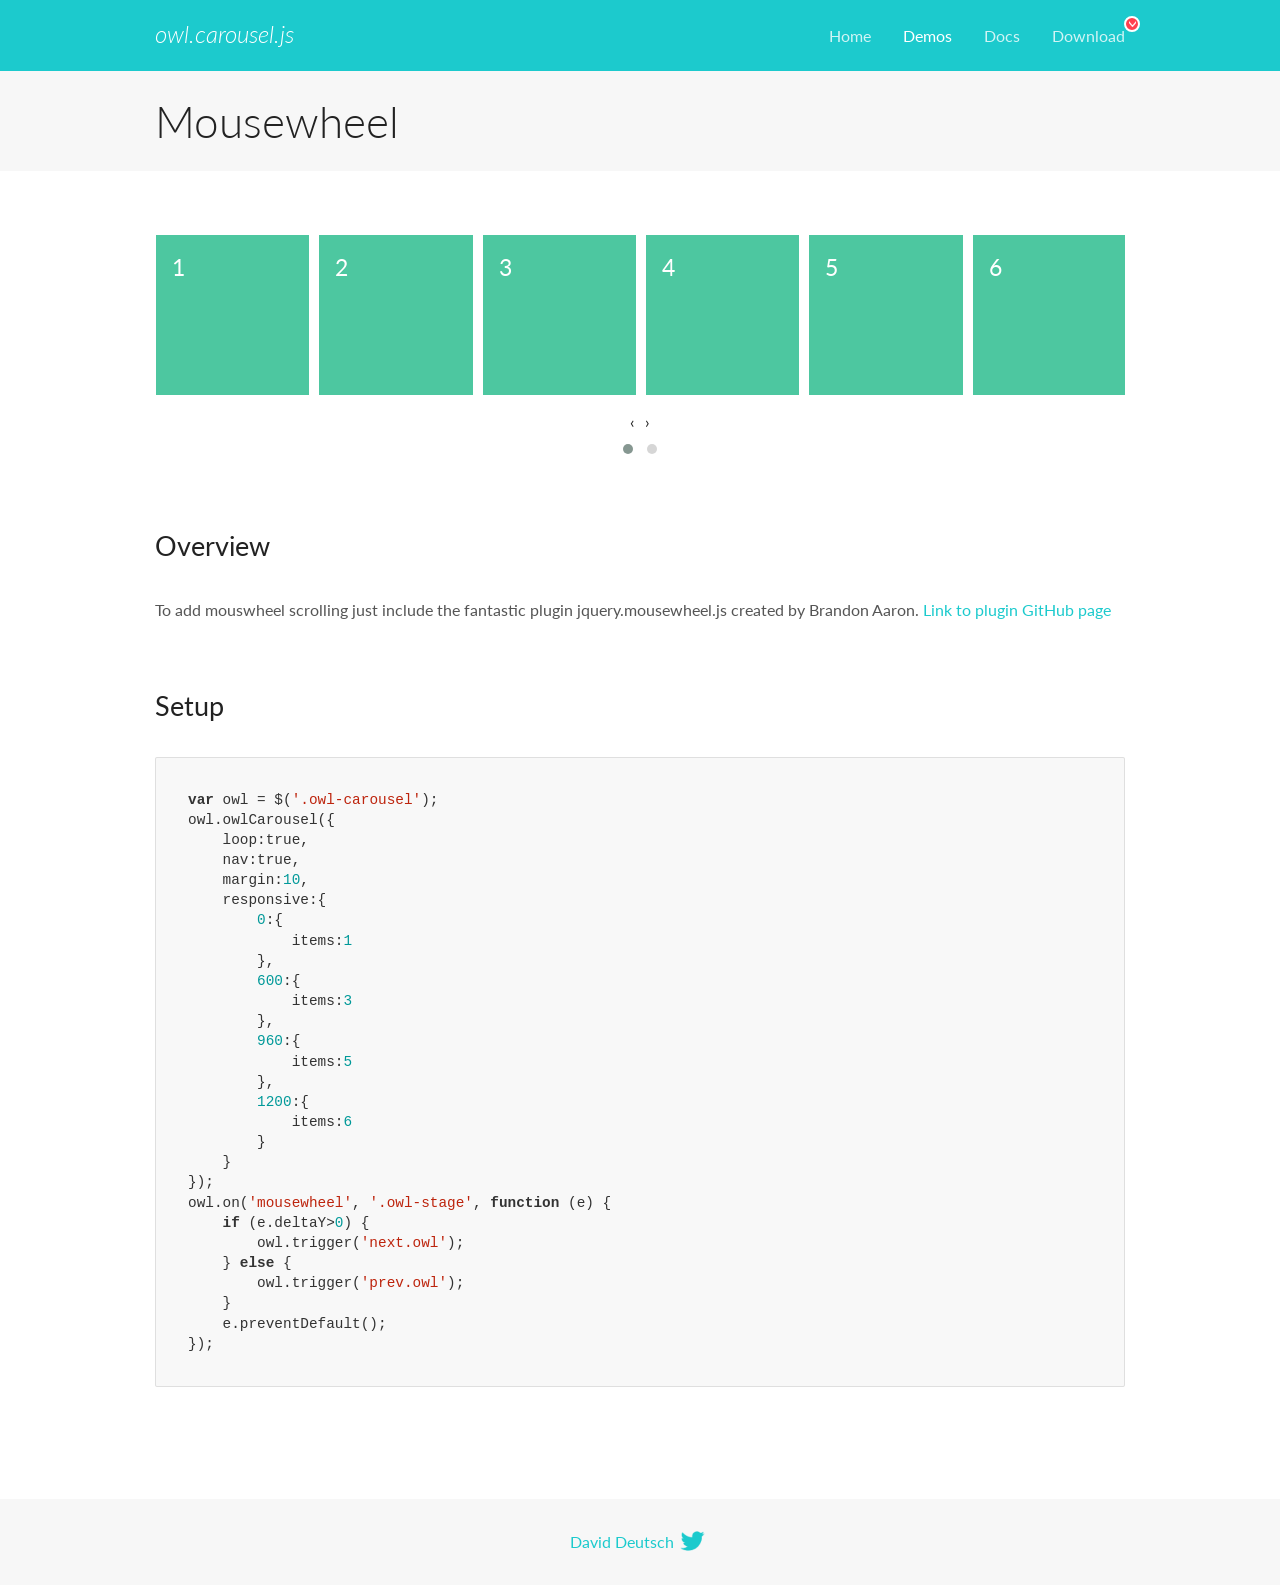
<file: owlcarousel/docs/demos/mousewheel.html>
<!DOCTYPE html>
<html lang="en">
  <head>

    <!-- head -->
    <meta charset="utf-8">
    <meta name="msapplication-tap-highlight" content="no" />
    <meta name="viewport" content="width=device-width, initial-scale=1.0" />
    <meta name="description" content="Mousewheel usage demo">
    <meta name="author" content="David Deutsch">
    <title>
      Mousewheel Demo | Owl Carousel | 2.3.4
    </title>

    <!-- Stylesheets -->
    <link href='https://fonts.googleapis.com/css?family=Lato:300,400,700,400italic,300italic' rel='stylesheet' type='text/css'>
    <link rel="stylesheet" href="../assets/css/docs.theme.min.css">

    <!-- Owl Stylesheets -->
    <link rel="stylesheet" href="../assets/owlcarousel/assets/owl.carousel.min.css">
    <link rel="stylesheet" href="../assets/owlcarousel/assets/owl.theme.default.min.css">

    <!-- HTML5 shim and Respond.js IE8 support of HTML5 elements and media queries -->

    <!--[if lt IE 9]>
      <script src="https://oss.maxcdn.com/libs/html5shiv/3.7.0/html5shiv.js"></script>
      <script src="https://oss.maxcdn.com/libs/respond.js/1.3.0/respond.min.js"></script>
    <![endif]-->

    <!-- Favicons -->
    <link rel="apple-touch-icon-precomposed" sizes="144x144" href="../assets/ico/apple-touch-icon-144-precomposed.png">
    <link rel="shortcut icon" href="../assets/ico/favicon.png">
    <link rel="shortcut icon" href="favicon.ico">

    <!-- Yeah i know js should not be in header. Its required for demos.-->

    <!-- javascript -->
    <script src="../assets/vendors/jquery.min.js"></script>
    <script src="../assets/owlcarousel/owl.carousel.js"></script>
  </head>
  <body>

    <!-- header -->
    <header class="header">
      <div class="row">
        <div class="large-12 columns">
          <div class="brand left">
            <h3>
              <a href="/OwlCarousel2/">owl.carousel.js</a> 
            </h3>
          </div>
          <a id="toggle-nav" class="right">
            <span></span> <span></span> <span></span> 
          </a> 
          <div class="nav-bar">
            <ul class="clearfix">
              <li> <a href="/OwlCarousel2/index.html">Home</a>  </li>
              <li class="active">
                <a href="/OwlCarousel2/demos/demos.html">Demos</a> 
              </li>
              <li> <a href="/OwlCarousel2/docs/started-welcome.html">Docs</a>  </li>
              <li>
                <a href="https://github.com/OwlCarousel2/OwlCarousel2/archive/2.3.4.zip">Download</a> 
                <span class="download"></span> 
              </li>
            </ul>
          </div>
        </div>
      </div>
    </header>

    <!-- title -->
    <section class="title">
      <div class="row">
        <div class="large-12 columns">
          <h1>Mousewheel</h1>
        </div>
      </div>
    </section>

    <!--  Demos -->
    <section id="demos">
      <div class="row">
        <div class="large-12 columns">
          <div class="owl-carousel owl-theme">
            <div class="item">
              <h4>1</h4>
            </div>
            <div class="item">
              <h4>2</h4>
            </div>
            <div class="item">
              <h4>3</h4>
            </div>
            <div class="item">
              <h4>4</h4>
            </div>
            <div class="item">
              <h4>5</h4>
            </div>
            <div class="item">
              <h4>6</h4>
            </div>
            <div class="item">
              <h4>7</h4>
            </div>
            <div class="item">
              <h4>8</h4>
            </div>
            <div class="item">
              <h4>9</h4>
            </div>
            <div class="item">
              <h4>10</h4>
            </div>
            <div class="item">
              <h4>11</h4>
            </div>
            <div class="item">
              <h4>12</h4>
            </div>
          </div>
          <h3 id="overview">Overview</h3>
          <p>To add mouswheel scrolling just include the fantastic plugin jquery.mousewheel.js created by Brandon Aaron.
            <a href="https://github.com/brandonaaron/jquery-mousewheel">Link to plugin GitHub page</a> 
          </p>
          <h3 id="setup">Setup</h3>
          <pre><code>var owl = $(&#39;.owl-carousel&#39;);
owl.owlCarousel({
    loop:true,
    nav:true,
    margin:10,
    responsive:{
        0:{
            items:1
        },
        600:{
            items:3
        },            
        960:{
            items:5
        },
        1200:{
            items:6
        }
    }
});
owl.on(&#39;mousewheel&#39;, &#39;.owl-stage&#39;, function (e) {
    if (e.deltaY&gt;0) {
        owl.trigger(&#39;next.owl&#39;);
    } else {
        owl.trigger(&#39;prev.owl&#39;);
    }
    e.preventDefault();
});</code></pre>
          <script src="../assets/vendors/jquery.mousewheel.min.js"></script>
          <script>
            $(document).ready(function() {
              var owl = $('.owl-carousel');
              owl.owlCarousel({
                loop: true,
                nav: true,
                margin: 10,
                responsive: {
                  0: {
                    items: 1
                  },
                  600: {
                    items: 3
                  },
                  960: {
                    items: 5
                  },
                  1200: {
                    items: 6
                  }
                }
              });
              owl.on('mousewheel', '.owl-stage', function(e) {
                if (e.deltaY > 0) {
                  owl.trigger('next.owl');
                } else {
                  owl.trigger('prev.owl');
                }
                e.preventDefault();
              });
            })
          </script>
        </div>
      </div>
    </section>

    <!-- footer -->
    <footer class="footer">
      <div class="row">
        <div class="large-12 columns">
          <h5>
            <a href="/OwlCarousel2/docs/support-contact.html">David Deutsch</a> 
            <a id="custom-tweet-button" href="https://twitter.com/share?url=https://github.com/OwlCarousel2/OwlCarousel2&text=Owl Carousel - This is so awesome! " target="_blank"></a> 
          </h5>
        </div>
      </div>
    </footer>

    <!-- vendors -->
    <script src="../assets/vendors/highlight.js"></script>
    <script src="../assets/js/app.js"></script>
  </body>
</html>
</file>
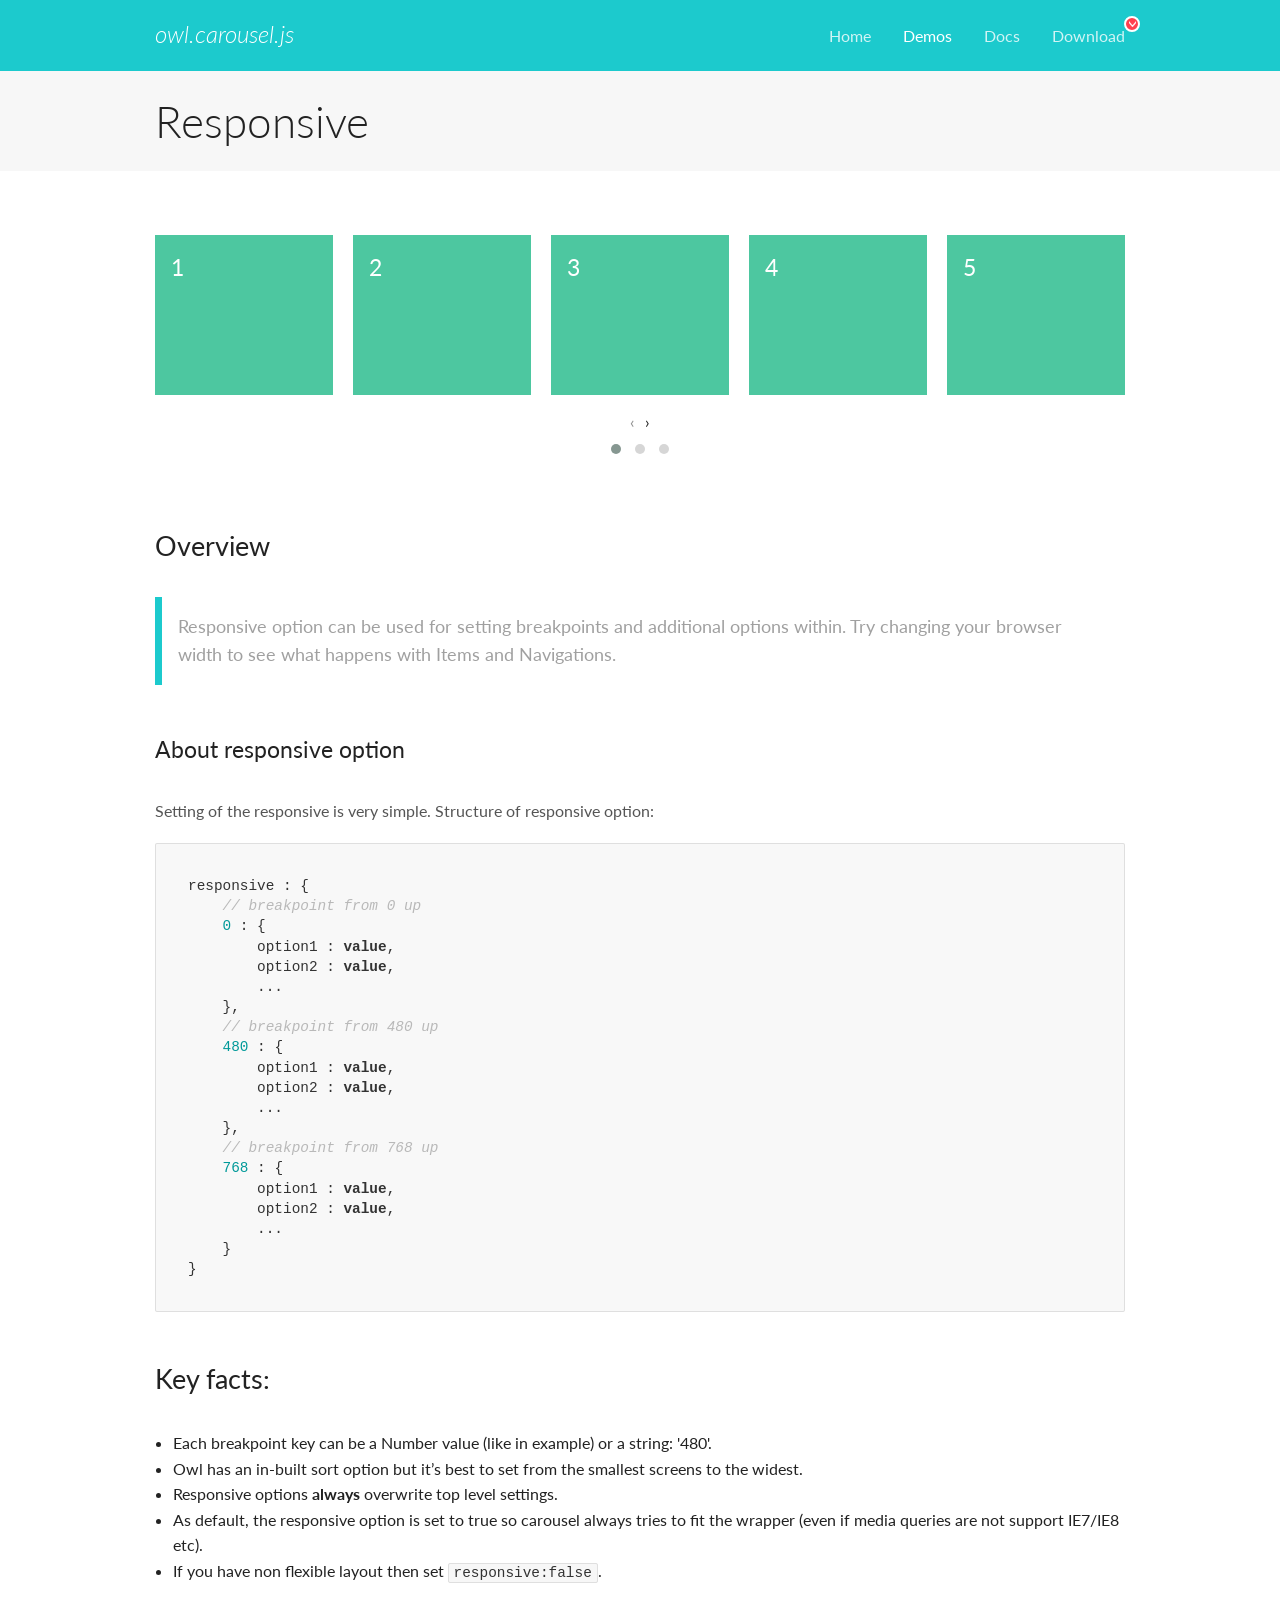
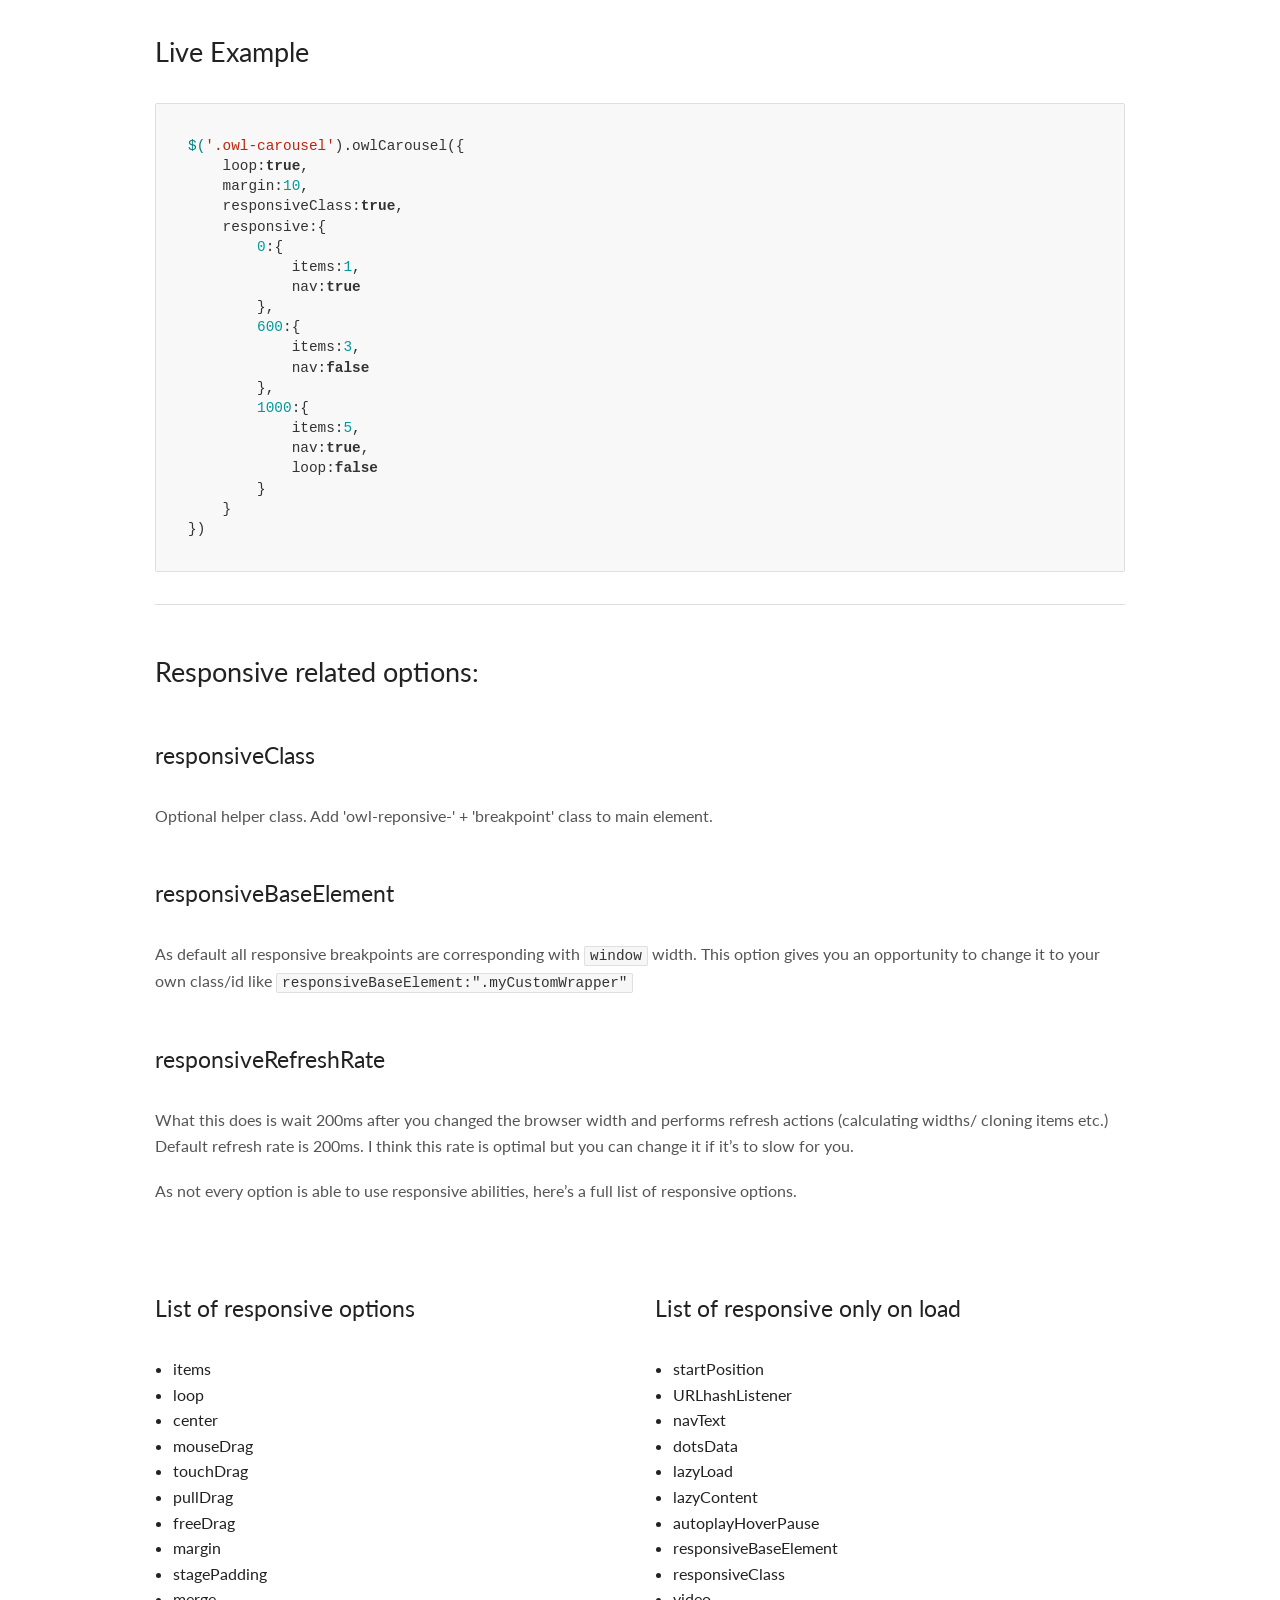
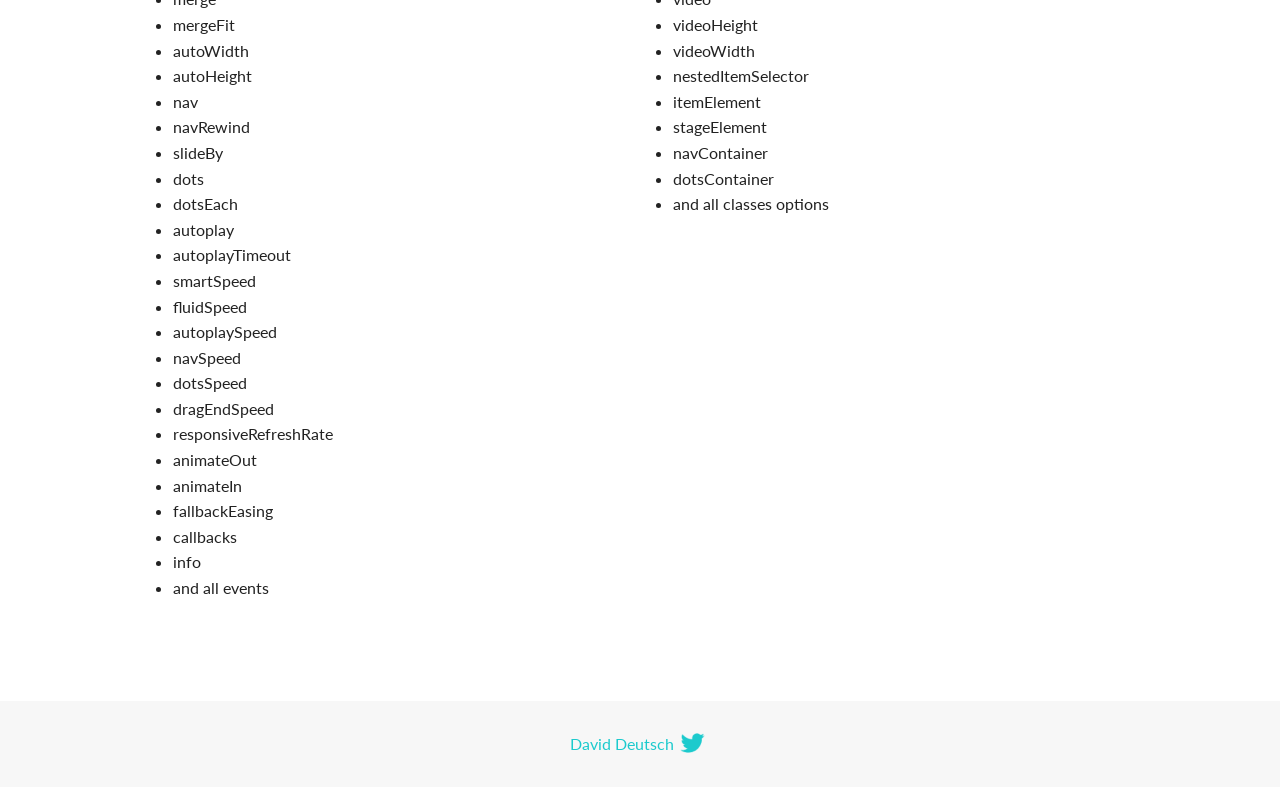
<file: owlcarousel/docs/demos/responsive.html>
<!DOCTYPE html>
<html lang="en">
  <head>

    <!-- head -->
    <meta charset="utf-8">
    <meta name="msapplication-tap-highlight" content="no" />
    <meta name="viewport" content="width=device-width, initial-scale=1.0" />
    <meta name="description" content="How to use responsive options">
    <meta name="author" content="David Deutsch">
    <title>
      Responsive Demo | Owl Carousel | 2.3.4
    </title>

    <!-- Stylesheets -->
    <link href='https://fonts.googleapis.com/css?family=Lato:300,400,700,400italic,300italic' rel='stylesheet' type='text/css'>
    <link rel="stylesheet" href="../assets/css/docs.theme.min.css">

    <!-- Owl Stylesheets -->
    <link rel="stylesheet" href="../assets/owlcarousel/assets/owl.carousel.min.css">
    <link rel="stylesheet" href="../assets/owlcarousel/assets/owl.theme.default.min.css">

    <!-- HTML5 shim and Respond.js IE8 support of HTML5 elements and media queries -->

    <!--[if lt IE 9]>
      <script src="https://oss.maxcdn.com/libs/html5shiv/3.7.0/html5shiv.js"></script>
      <script src="https://oss.maxcdn.com/libs/respond.js/1.3.0/respond.min.js"></script>
    <![endif]-->

    <!-- Favicons -->
    <link rel="apple-touch-icon-precomposed" sizes="144x144" href="../assets/ico/apple-touch-icon-144-precomposed.png">
    <link rel="shortcut icon" href="../assets/ico/favicon.png">
    <link rel="shortcut icon" href="favicon.ico">

    <!-- Yeah i know js should not be in header. Its required for demos.-->

    <!-- javascript -->
    <script src="../assets/vendors/jquery.min.js"></script>
    <script src="../assets/owlcarousel/owl.carousel.js"></script>
  </head>
  <body>

    <!-- header -->
    <header class="header">
      <div class="row">
        <div class="large-12 columns">
          <div class="brand left">
            <h3>
              <a href="/OwlCarousel2/">owl.carousel.js</a> 
            </h3>
          </div>
          <a id="toggle-nav" class="right">
            <span></span> <span></span> <span></span> 
          </a> 
          <div class="nav-bar">
            <ul class="clearfix">
              <li> <a href="/OwlCarousel2/index.html">Home</a>  </li>
              <li class="active">
                <a href="/OwlCarousel2/demos/demos.html">Demos</a> 
              </li>
              <li> <a href="/OwlCarousel2/docs/started-welcome.html">Docs</a>  </li>
              <li>
                <a href="https://github.com/OwlCarousel2/OwlCarousel2/archive/2.3.4.zip">Download</a> 
                <span class="download"></span> 
              </li>
            </ul>
          </div>
        </div>
      </div>
    </header>

    <!-- title -->
    <section class="title">
      <div class="row">
        <div class="large-12 columns">
          <h1>Responsive</h1>
        </div>
      </div>
    </section>

    <!--  Demos -->
    <section id="demos">
      <div class="row">
        <div class="large-12 columns">
          <div class="owl-carousel owl-theme">
            <div class="item">
              <h4>1</h4>
            </div>
            <div class="item">
              <h4>2</h4>
            </div>
            <div class="item">
              <h4>3</h4>
            </div>
            <div class="item">
              <h4>4</h4>
            </div>
            <div class="item">
              <h4>5</h4>
            </div>
            <div class="item">
              <h4>6</h4>
            </div>
            <div class="item">
              <h4>7</h4>
            </div>
            <div class="item">
              <h4>8</h4>
            </div>
            <div class="item">
              <h4>9</h4>
            </div>
            <div class="item">
              <h4>10</h4>
            </div>
            <div class="item">
              <h4>11</h4>
            </div>
            <div class="item">
              <h4>12</h4>
            </div>
          </div>
          <h3 id="overview">Overview</h3>
          <blockquote>
            <p>Responsive option can be used for setting breakpoints and additional options within. Try changing your browser width to see what happens with Items and Navigations.</p>
          </blockquote>
          <h4 id="about-responsive-option">About responsive option</h4>
          <p>Setting of the responsive is very simple. Structure of responsive option:</p>
          <pre><code>responsive : {
    // breakpoint from 0 up
    0 : {
        option1 : value,
        option2 : value,
        ...
    },
    // breakpoint from 480 up
    480 : {
        option1 : value,
        option2 : value,
        ...
    },
    // breakpoint from 768 up
    768 : {
        option1 : value,
        option2 : value,
        ...
    }
}</code></pre>
          <h3 id="key-facts-">Key facts:</h3>
          <ul>
            <li>Each breakpoint key can be a Number value (like in example) or a string: &#39;480&#39;.</li>
            <li>Owl has an in-built sort option but it’s best to set from the smallest screens to the widest.</li>
            <li>Responsive options <strong>always</strong>  overwrite top level settings.</li>
            <li>As default, the responsive option is set to true so carousel always tries to fit the wrapper (even if media queries are not support IE7/IE8 etc).</li>
            <li>If you have non flexible layout then set <code>responsive:false</code>.</li>
          </ul>
          <h3 id="live-example">Live Example</h3>
          <pre><code>$(&#39;.owl-carousel&#39;).owlCarousel({
    loop:true,
    margin:10,
    responsiveClass:true,
    responsive:{
        0:{
            items:1,
            nav:true
        },
        600:{
            items:3,
            nav:false
        },
        1000:{
            items:5,
            nav:true,
            loop:false
        }
    }
})</code></pre>
          <hr>
          <h3 id="responsive-related-options-">Responsive related options:</h3>
          <h4 id="responsiveclass">responsiveClass</h4>
          <p>Optional helper class. Add &#39;owl-reponsive-&#39; + &#39;breakpoint&#39; class to main element.</p>
          <h4 id="responsivebaseelement">responsiveBaseElement</h4>
          <p>As default all responsive breakpoints are corresponding with <code>window</code> width. This option gives you an opportunity to change it to your own class/id like <code>responsiveBaseElement:&quot;.myCustomWrapper&quot;</code></p>
          <h4 id="responsiverefreshrate">responsiveRefreshRate</h4>
          <p>What this does is wait 200ms after you changed the browser width and performs refresh actions (calculating widths/ cloning items etc.) Default refresh rate is 200ms. I think this rate is optimal but you can change it if it’s to slow for you.</p>
          <p>As not every option is able to use responsive abilities, here’s a full list of responsive options.</p>
          <p>
            <div class="row">
          </p>
          <div class="large-6 columns">
            <h4 id="list-of-responsive-options">List of responsive options</h4>
            <ul>
              <li>items</li>
              <li>loop</li>
              <li>center</li>
              <li>mouseDrag</li>
              <li>touchDrag</li>
              <li>pullDrag</li>
              <li>freeDrag</li>
              <li>margin</li>
              <li>stagePadding</li>
              <li>merge</li>
              <li>mergeFit</li>
              <li>autoWidth</li>
              <li>autoHeight</li>
              <li>nav</li>
              <li>navRewind</li>
              <li>slideBy</li>
              <li>dots</li>
              <li>dotsEach</li>
              <li>autoplay</li>
              <li>autoplayTimeout</li>
              <li>smartSpeed</li>
              <li>fluidSpeed</li>
              <li>autoplaySpeed</li>
              <li>navSpeed</li>
              <li>dotsSpeed</li>
              <li>dragEndSpeed</li>
              <li>responsiveRefreshRate</li>
              <li>animateOut</li>
              <li>animateIn</li>
              <li>fallbackEasing</li>
              <li>callbacks</li>
              <li>info</li>
              <li>and all events</li>
            </ul>
          </div>
          <div class="large-6 columns">
            <h4 id="list-of-responsive-only-on-load">List of responsive only on load</h4>
            <ul>
              <li>startPosition</li>
              <li>URLhashListener</li>
              <li>navText</li>
              <li>dotsData</li>
              <li>lazyLoad</li>
              <li>lazyContent</li>
              <li>autoplayHoverPause</li>
              <li>responsiveBaseElement</li>
              <li>responsiveClass</li>
              <li>video</li>
              <li>videoHeight</li>
              <li>videoWidth</li>
              <li>nestedItemSelector</li>
              <li>itemElement</li>
              <li>stageElement</li>
              <li>navContainer</li>
              <li>dotsContainer</li>
              <li>and all classes options</li>
            </ul>
          </div>
          </div>
          <script>
            $(document).ready(function() {
              $('.owl-carousel').owlCarousel({
                loop: true,
                margin: 10,
                responsiveClass: true,
                responsive: {
                  0: {
                    items: 1,
                    nav: true
                  },
                  600: {
                    items: 3,
                    nav: false
                  },
                  1000: {
                    items: 5,
                    nav: true,
                    loop: false,
                    margin: 20
                  }
                }
              })
            })
          </script>
        </div>
      </div>
    </section>

    <!-- footer -->
    <footer class="footer">
      <div class="row">
        <div class="large-12 columns">
          <h5>
            <a href="/OwlCarousel2/docs/support-contact.html">David Deutsch</a> 
            <a id="custom-tweet-button" href="https://twitter.com/share?url=https://github.com/OwlCarousel2/OwlCarousel2&text=Owl Carousel - This is so awesome! " target="_blank"></a> 
          </h5>
        </div>
      </div>
    </footer>

    <!-- vendors -->
    <script src="../assets/vendors/highlight.js"></script>
    <script src="../assets/js/app.js"></script>
  </body>
</html>
</file>
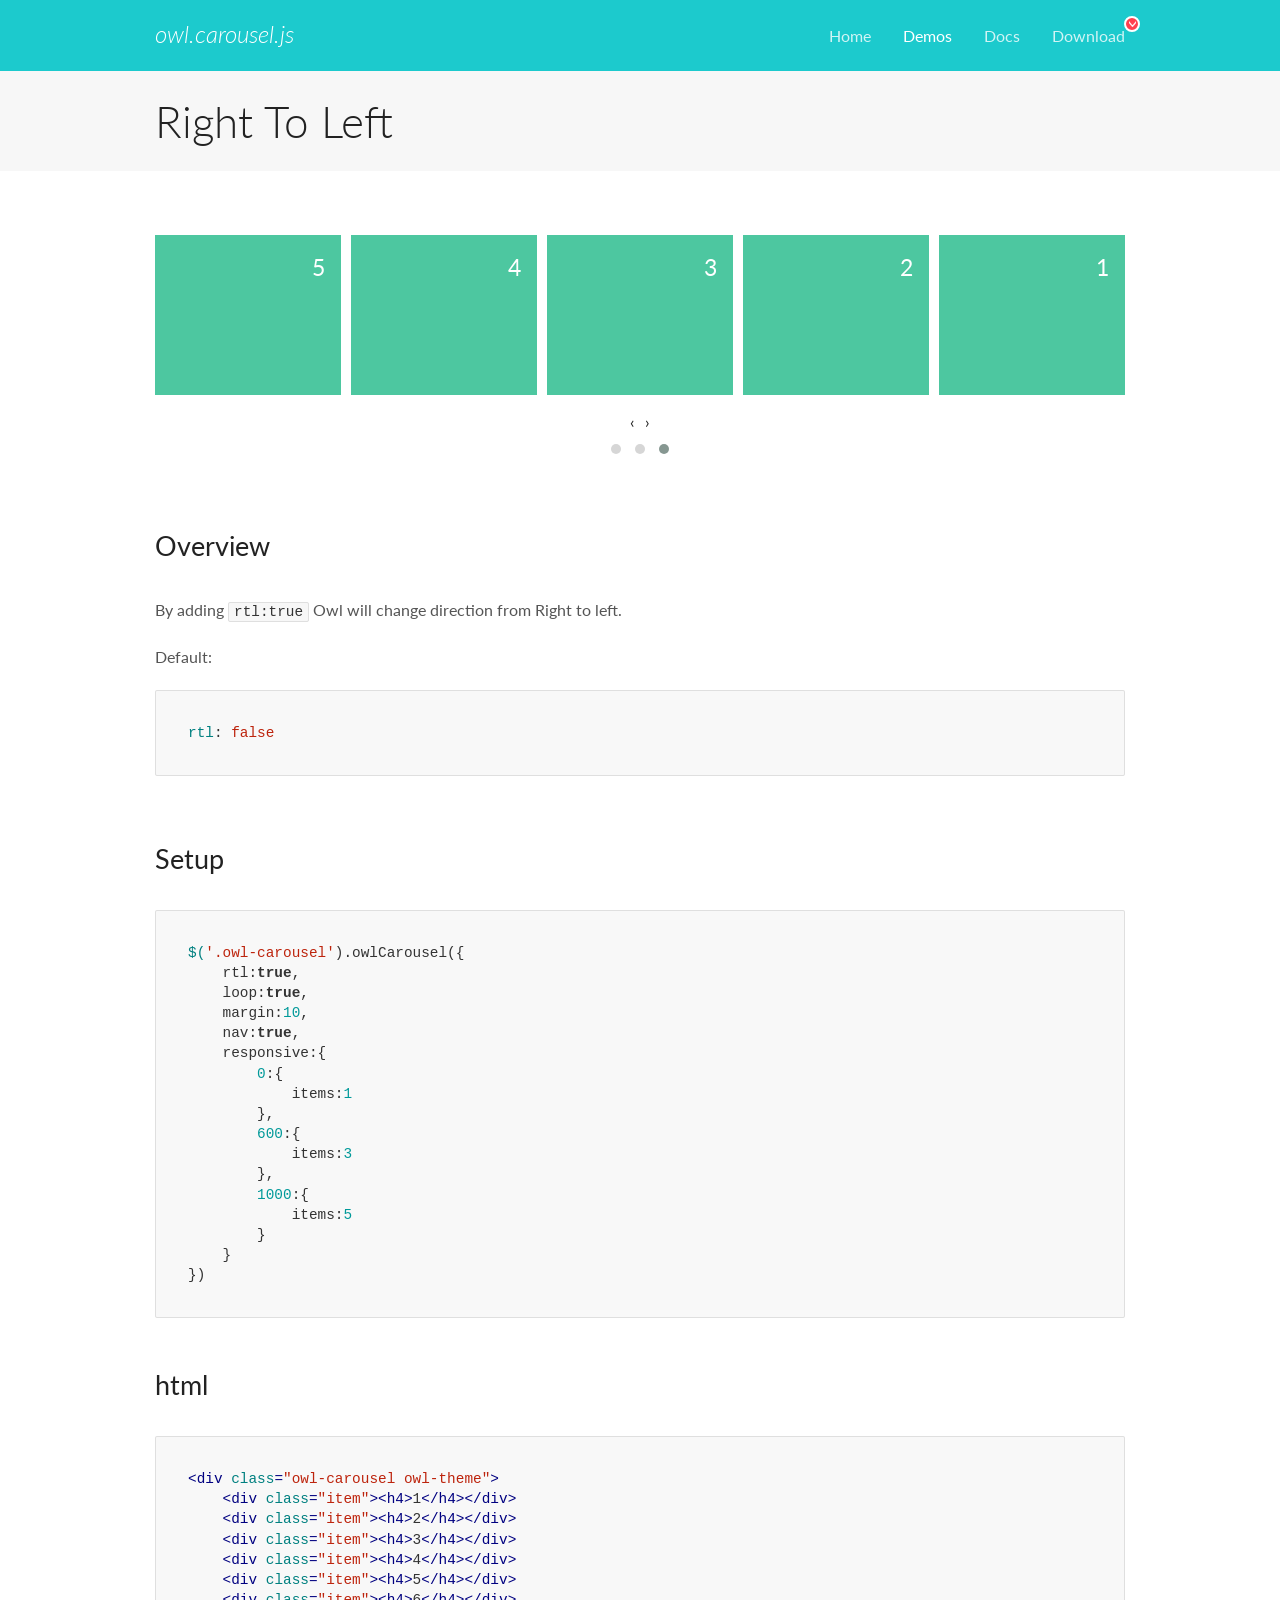
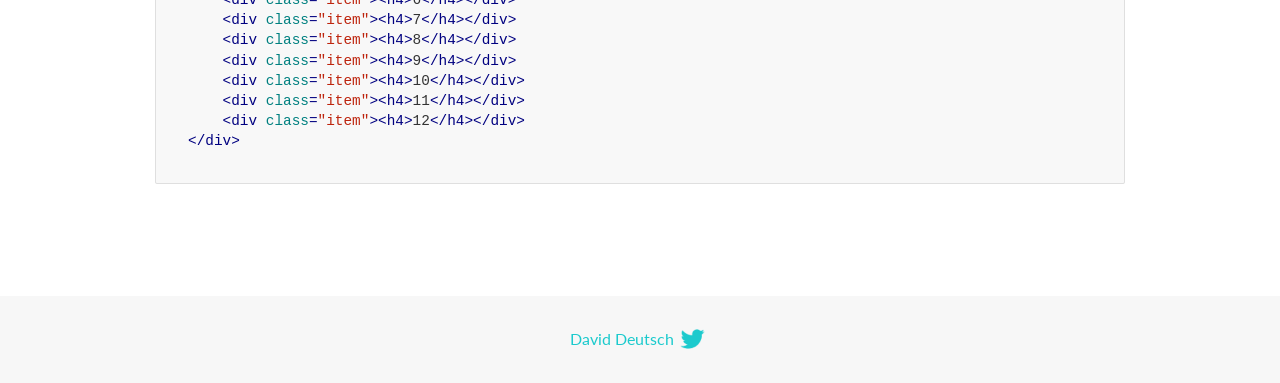
<file: owlcarousel/docs/demos/rtl.html>
<!DOCTYPE html>
<html lang="en">
  <head>

    <!-- head -->
    <meta charset="utf-8">
    <meta name="msapplication-tap-highlight" content="no" />
    <meta name="viewport" content="width=device-width, initial-scale=1.0" />
    <meta name="description" content="RTL usage demo">
    <meta name="author" content="David Deutsch">
    <title>
      RTL Demo | Owl Carousel | 2.3.4
    </title>

    <!-- Stylesheets -->
    <link href='https://fonts.googleapis.com/css?family=Lato:300,400,700,400italic,300italic' rel='stylesheet' type='text/css'>
    <link rel="stylesheet" href="../assets/css/docs.theme.min.css">

    <!-- Owl Stylesheets -->
    <link rel="stylesheet" href="../assets/owlcarousel/assets/owl.carousel.min.css">
    <link rel="stylesheet" href="../assets/owlcarousel/assets/owl.theme.default.min.css">

    <!-- HTML5 shim and Respond.js IE8 support of HTML5 elements and media queries -->

    <!--[if lt IE 9]>
      <script src="https://oss.maxcdn.com/libs/html5shiv/3.7.0/html5shiv.js"></script>
      <script src="https://oss.maxcdn.com/libs/respond.js/1.3.0/respond.min.js"></script>
    <![endif]-->

    <!-- Favicons -->
    <link rel="apple-touch-icon-precomposed" sizes="144x144" href="../assets/ico/apple-touch-icon-144-precomposed.png">
    <link rel="shortcut icon" href="../assets/ico/favicon.png">
    <link rel="shortcut icon" href="favicon.ico">

    <!-- Yeah i know js should not be in header. Its required for demos.-->

    <!-- javascript -->
    <script src="../assets/vendors/jquery.min.js"></script>
    <script src="../assets/owlcarousel/owl.carousel.js"></script>
  </head>
  <body>

    <!-- header -->
    <header class="header">
      <div class="row">
        <div class="large-12 columns">
          <div class="brand left">
            <h3>
              <a href="/OwlCarousel2/">owl.carousel.js</a> 
            </h3>
          </div>
          <a id="toggle-nav" class="right">
            <span></span> <span></span> <span></span> 
          </a> 
          <div class="nav-bar">
            <ul class="clearfix">
              <li> <a href="/OwlCarousel2/index.html">Home</a>  </li>
              <li class="active">
                <a href="/OwlCarousel2/demos/demos.html">Demos</a> 
              </li>
              <li> <a href="/OwlCarousel2/docs/started-welcome.html">Docs</a>  </li>
              <li>
                <a href="https://github.com/OwlCarousel2/OwlCarousel2/archive/2.3.4.zip">Download</a> 
                <span class="download"></span> 
              </li>
            </ul>
          </div>
        </div>
      </div>
    </header>

    <!-- title -->
    <section class="title">
      <div class="row">
        <div class="large-12 columns">
          <h1>Right To Left</h1>
        </div>
      </div>
    </section>

    <!--  Demos -->
    <section id="demos">
      <div class="row">
        <div class="large-12 columns">
          <div class="owl-carousel owl-theme">
            <div class="item">
              <h4>1</h4>
            </div>
            <div class="item">
              <h4>2</h4>
            </div>
            <div class="item">
              <h4>3</h4>
            </div>
            <div class="item">
              <h4>4</h4>
            </div>
            <div class="item">
              <h4>5</h4>
            </div>
            <div class="item">
              <h4>6</h4>
            </div>
            <div class="item">
              <h4>7</h4>
            </div>
            <div class="item">
              <h4>8</h4>
            </div>
            <div class="item">
              <h4>9</h4>
            </div>
            <div class="item">
              <h4>10</h4>
            </div>
            <div class="item">
              <h4>11</h4>
            </div>
            <div class="item">
              <h4>12</h4>
            </div>
          </div>
          <h3 id="overview">Overview</h3>
          <p>By adding <code>rtl:true</code> Owl will change direction from Right to left.</p>
          <p>Default:</p>
          <pre><code>rtl: false</code></pre>
          <h3 id="setup">Setup</h3>
          <pre><code>$(&#39;.owl-carousel&#39;).owlCarousel({
    rtl:true,
    loop:true,
    margin:10,
    nav:true,
    responsive:{
        0:{
            items:1
        },
        600:{
            items:3
        },
        1000:{
            items:5
        }
    }
})</code></pre>
          <h3 id="html">html</h3>
          <pre><code>&lt;div class=&quot;owl-carousel owl-theme&quot;&gt;
    &lt;div class=&quot;item&quot;&gt;&lt;h4&gt;1&lt;/h4&gt;&lt;/div&gt;
    &lt;div class=&quot;item&quot;&gt;&lt;h4&gt;2&lt;/h4&gt;&lt;/div&gt;
    &lt;div class=&quot;item&quot;&gt;&lt;h4&gt;3&lt;/h4&gt;&lt;/div&gt;
    &lt;div class=&quot;item&quot;&gt;&lt;h4&gt;4&lt;/h4&gt;&lt;/div&gt;
    &lt;div class=&quot;item&quot;&gt;&lt;h4&gt;5&lt;/h4&gt;&lt;/div&gt;
    &lt;div class=&quot;item&quot;&gt;&lt;h4&gt;6&lt;/h4&gt;&lt;/div&gt;
    &lt;div class=&quot;item&quot;&gt;&lt;h4&gt;7&lt;/h4&gt;&lt;/div&gt;
    &lt;div class=&quot;item&quot;&gt;&lt;h4&gt;8&lt;/h4&gt;&lt;/div&gt;
    &lt;div class=&quot;item&quot;&gt;&lt;h4&gt;9&lt;/h4&gt;&lt;/div&gt;
    &lt;div class=&quot;item&quot;&gt;&lt;h4&gt;10&lt;/h4&gt;&lt;/div&gt;
    &lt;div class=&quot;item&quot;&gt;&lt;h4&gt;11&lt;/h4&gt;&lt;/div&gt;
    &lt;div class=&quot;item&quot;&gt;&lt;h4&gt;12&lt;/h4&gt;&lt;/div&gt;
&lt;/div&gt;</code></pre>
          <script>
            $(document).ready(function() {
              var owl = $('.owl-carousel');
              owl.owlCarousel({
                rtl: true,
                margin: 10,
                nav: true,
                loop: true,
                responsive: {
                  0: {
                    items: 1
                  },
                  600: {
                    items: 3
                  },
                  1000: {
                    items: 5
                  }
                }
              })
            })
          </script>
        </div>
      </div>
    </section>

    <!-- footer -->
    <footer class="footer">
      <div class="row">
        <div class="large-12 columns">
          <h5>
            <a href="/OwlCarousel2/docs/support-contact.html">David Deutsch</a> 
            <a id="custom-tweet-button" href="https://twitter.com/share?url=https://github.com/OwlCarousel2/OwlCarousel2&text=Owl Carousel - This is so awesome! " target="_blank"></a> 
          </h5>
        </div>
      </div>
    </footer>

    <!-- vendors -->
    <script src="../assets/vendors/highlight.js"></script>
    <script src="../assets/js/app.js"></script>
  </body>
</html>
</file>
